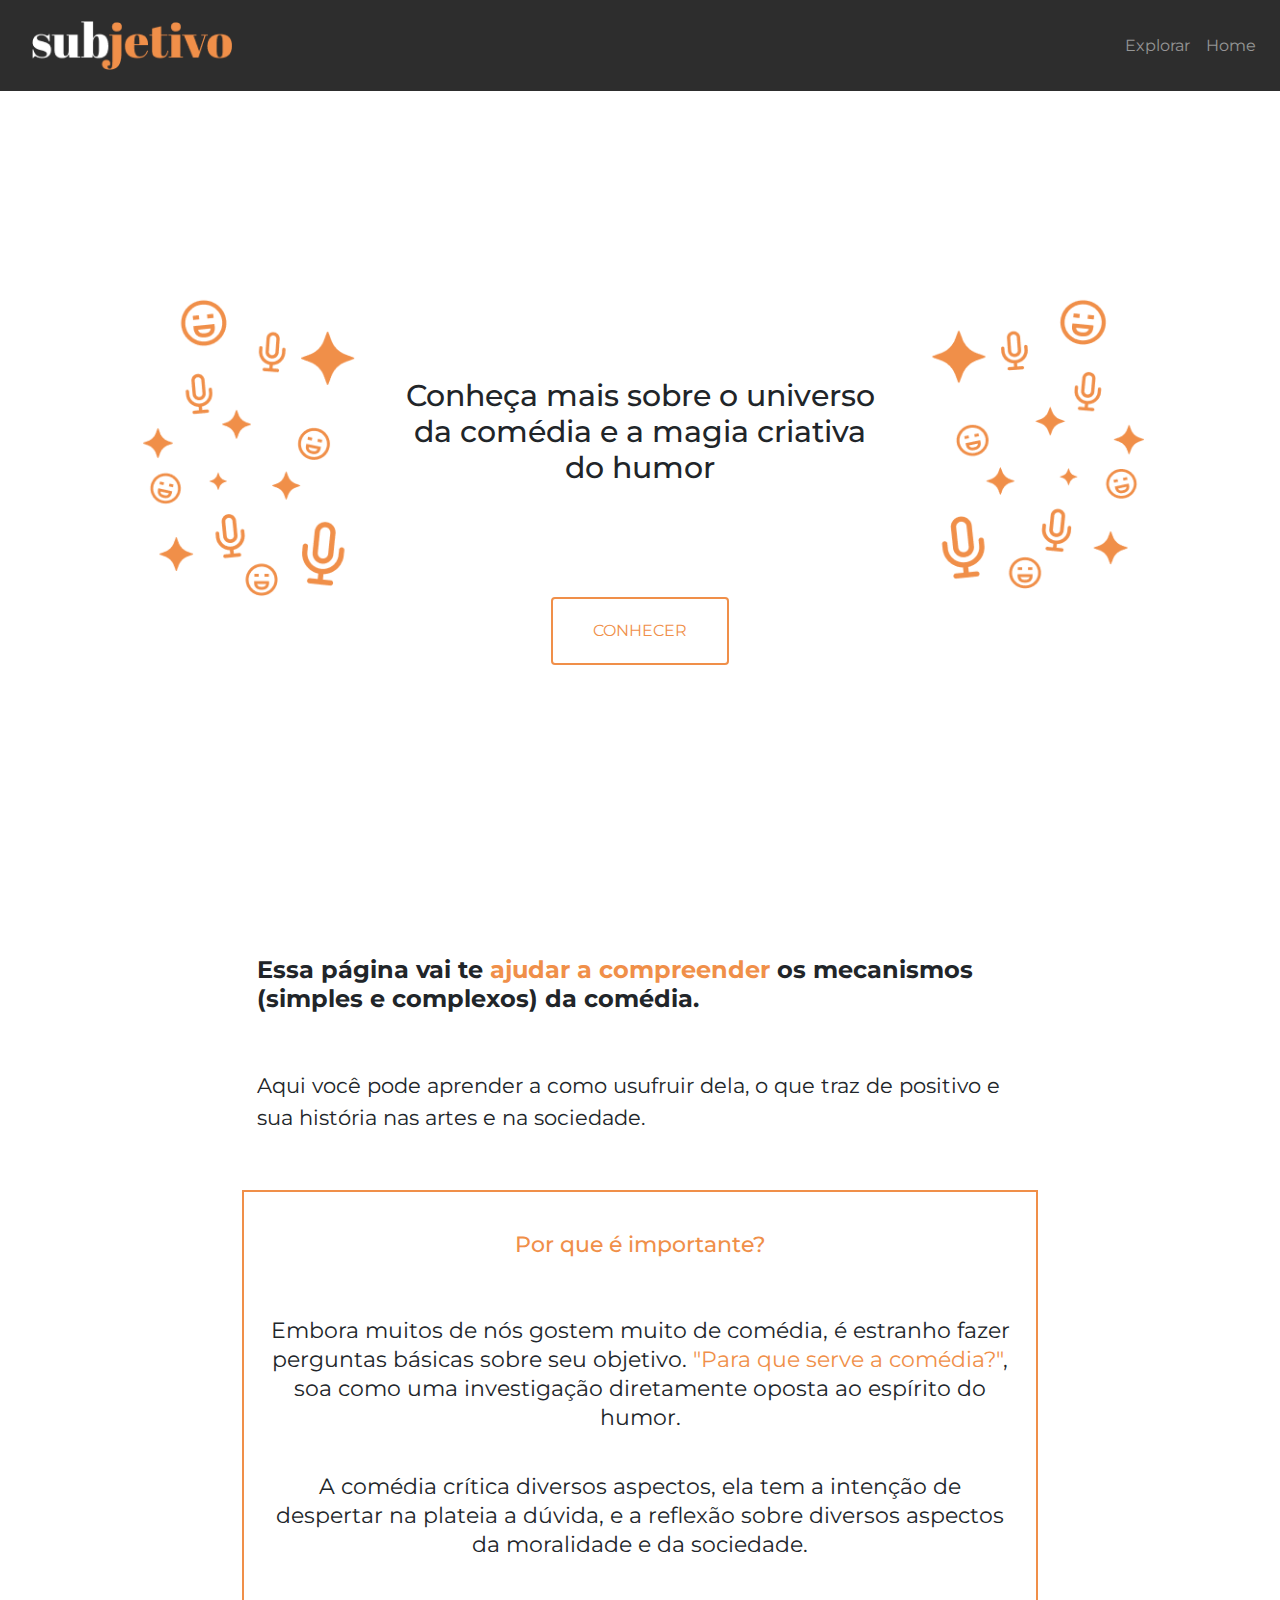
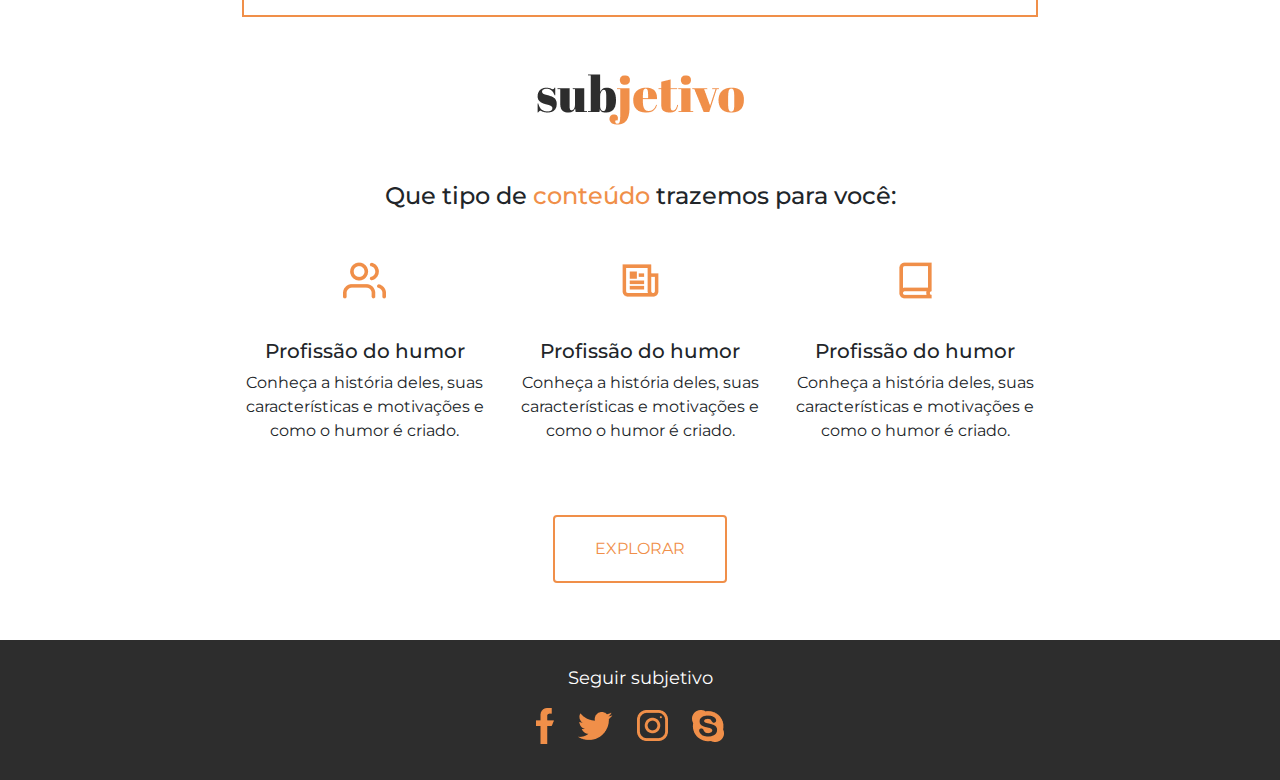
<file: index.html>
<!DOCTYPE html>
<html lang="en">

<head>
    
    <meta charset="UTF-8">
    <meta name="viewport" content="width=device-width, initial-scale=1.0, shrink-to-fit=no">
    <meta http-equiv="X-UA-Compatible" content="ie=edge">
    <title>Subjetivo</title>
    
    <!--Bootstrap CSS -->
    
    <link rel="stylesheet" href="https://stackpath.bootstrapcdn.com/bootstrap/4.3.1/css/bootstrap.min.css" integrity="sha384-ggOyR0iXCbMQv3Xipma34MD+dH/1fQ784/j6cY/iJTQUOhcWr7x9JvoRxT2MZw1T" crossorigin="anonymous">
    <link rel="stylesheet" href="style.css">
    <link href="https://fonts.googleapis.com/css?family=Montserrat:500,600&display=swap" rel="stylesheet">
    
</head>


<body>
    
    <header>

            <!--Barra de Navagacao-->
            
            <nav class="navbar navbar-expand-md navbar-dark" style="background-color:#2D2D2D ;">
                
               
                <nav class="navbar navbar-light">
                    <a class="navbar-brand" href="index.html">
                        <img src="images/subjetivo.png" width="200" alt="logo">
                    </a>
                </nav>
                <button class="navbar-toggler" type="button" data-toggle="collapse" data-target="#navbarSupportedContent" aria-controls="navbarSupportedContent" aria-expanded="false" aria-label="Toggle navigation">
                    <span class="navbar-toggler-icon"></span>
                </button>
                
                <div class="collapse navbar-collapse" id="navbarSupportedContent">
                    <ul class="navbar-nav ml-auto">
                        <li class="nav-item">
                            <a class="nav-link" href="explorar.html">Explorar</a>
                        </li>
                        <li class="nav-item">
                            <a class="nav-link" href="index.html">Home</a>
                        </li>
                    </ul>
                </div>
                
            </nav>

            <!-- Fim Barra de Navegacao-->
            
    </header>

    <!-- Main Section -->
    
    <div class="container">
        <div class="row">
            <div class="col-lg-3 col-md-3 col-sm-3 ">
                <img class="esquerda" src="images/Group7.png" width="215" alt="icone esquerda">
            </div>
            
            <div class="col-lg-6 col-md-6 col-sm-6">
                <h1 class="home-titulo"> Conheça mais sobre o universo da comédia e a magia criativa do humor </h1>
                
                
            </div>
            
            
            
            <div class="col2 col-lg-3 col-md-3 col-sm-3">
                <img class="direita" src="images/Group8.png" width="215" alt="icone direita">
            </div>
        </div> 
        <div class="row">
            <div class="col-12">
                <a href="#conhecer" class="bot2">
                <button type="button" class=" bot1 btn btn-outline" style="border: 2px solid #F08F49;">CONHECER</button>
            </a>
            </div> 
        </div> 

        <!-- Fim Main Section -->
        <hr class="teste">
        <div class="conhecer"></div>

      

        <!-- Texto 1 Middle Section -->

        <div class=" texto1 row">
            <div class="conhecer"></div>
            <div class="col-lg-12 col-md-12 col-sm-12">
                <h4 class="h4bold"> Essa página vai te <span class="texto_laranja">ajudar a compreender </span> os mecanismos (simples e complexos) da comédia.</h4>
                <hr class="teste">

        <!-- Texto 2 -->

                <p class="p1">Aqui você pode aprender a como usufruir dela, o que traz de positivo e sua história nas artes e na sociedade.</p>
                <hr class="teste">
            </div>

        <!-- Texto (Importante) -->

            <div class=" retangulo col-md-12">
                <h5 class="importante">Por que é importante?</h5>
                <hr class="teste">
                <p class="embora">Embora muitos de nós gostem muito de comédia, é estranho fazer perguntas básicas sobre seu objetivo. <span class="texto_laranja">"Para que serve a comédia?"</span>, soa como uma investigação diretamente oposta ao espírito do humor.</p><br>
                <p class="embora"> A comédia crítica diversos aspectos, ela tem a intenção de despertar na plateia a dúvida, e a reflexão sobre diversos aspectos da moralidade e da sociedade.</p>
            </div>

            <!-- Fim Middle Section -->





            <!-- Third Section -->
            

            <div class="col-lg-12 col-md-12 col-sm-12">
                    <hr class="teste"> 
                <img class="preto" src="images/subjetivob.png" alt="logopreto">
                <hr class="teste"> 
            </div>
            <div class="titulo-inferior col-lg-12 col-md-12 col-sm-12">
                <h4 class="titulo-inferior"> Que tipo de  <span class="texto_laranja">conteúdo</span> trazemos para você:</h4>
            </div>
            <div class="texto-inferior row">
                <div class="col-md">
                    <img src="images/users.png" alt="users">
                    <hr class="espaco-inferior"> 
                    <h5 class="texto-coluna">Profissão do humor</h5>
                    <p class="texto-coluna">Conheça a história deles, suas características e motivações e como o humor é criado.</p>
                </div>
                <div class="col-md">
                    <img src="images/newspaper.png" alt="newspaper">
                    <hr class="espaco-inferior"> 
                    <h5 class="texto-coluna">Profissão do humor</h5>
                    <p class="texto-coluna">Conheça a história deles, suas características e motivações e como o humor é criado.</p>
                </div>
                <div class="col-md">
                    <img src="images/book.png" alt="book">
                    <hr class="espaco-inferior"> 
                    <h5 class="texto-coluna">Profissão do humor</h5>
                    <p class="texto-coluna">Conheça a história deles, suas características e motivações e como o humor é criado.</p>
                    <hr class="espaco2"> 
                </div>
            </div>
        </div>

        <div class="row">
            <div class="col-12">
                <a href="explorar.html" class=" bot2">
                    <button href="explorar.html " type="button" class=" bot1 btn btn-outline" style="border: 2px solid #F08F49;">EXPLORAR</button>
                </a>
            </div> 
        </div> 
            <hr class="teste"> 


<!-- Fim Third Section -->
        
    </div>


    <!--Barra Inferior -->
    <footer id="rodape">
        <div class="container text-center">
            <p class="rodape-conteudo">Seguir subjetivo</p>
            <div class="col">
                <img src="images/face.png" class="imagem-rodape" alt="facebook">
                <img src="images/twitter.png" class="imagem-rodape" alt="twwiter">
                <img src="images/insta.png" class="imagem-rodape" alt="insta"> 
                <img src="images/skype.png" class="imagem-rodape" alt="skype">
            </div>
        </div>
    </footer>
    
    

    <!--Boostrap JS -->   
    <script src="https://code.jquery.com/jquery-3.3.1.slim.min.js" integrity="sha384-q8i/X+965DzO0rT7abK41JStQIAqVgRVzpbzo5smXKp4YfRvH+8abtTE1Pi6jizo" crossorigin="anonymous"></script>
    <script src="https://cdnjs.cloudflare.com/ajax/libs/popper.js/1.14.7/umd/popper.min.js" integrity="sha384-UO2eT0CpHqdSJQ6hJty5KVphtPhzWj9WO1clHTMGa3JDZwrnQq4sF86dIHNDz0W1" crossorigin="anonymous"></script>
    <script src="https://stackpath.bootstrapcdn.com/bootstrap/4.3.1/js/bootstrap.min.js" integrity="sha384-JjSmVgyd0p3pXB1rRibZUAYoIIy6OrQ6VrjIEaFf/nJGzIxFDsf4x0xIM+B07jRM" crossorigin="anonymous"></script>
    
</body>


</html>
</file>
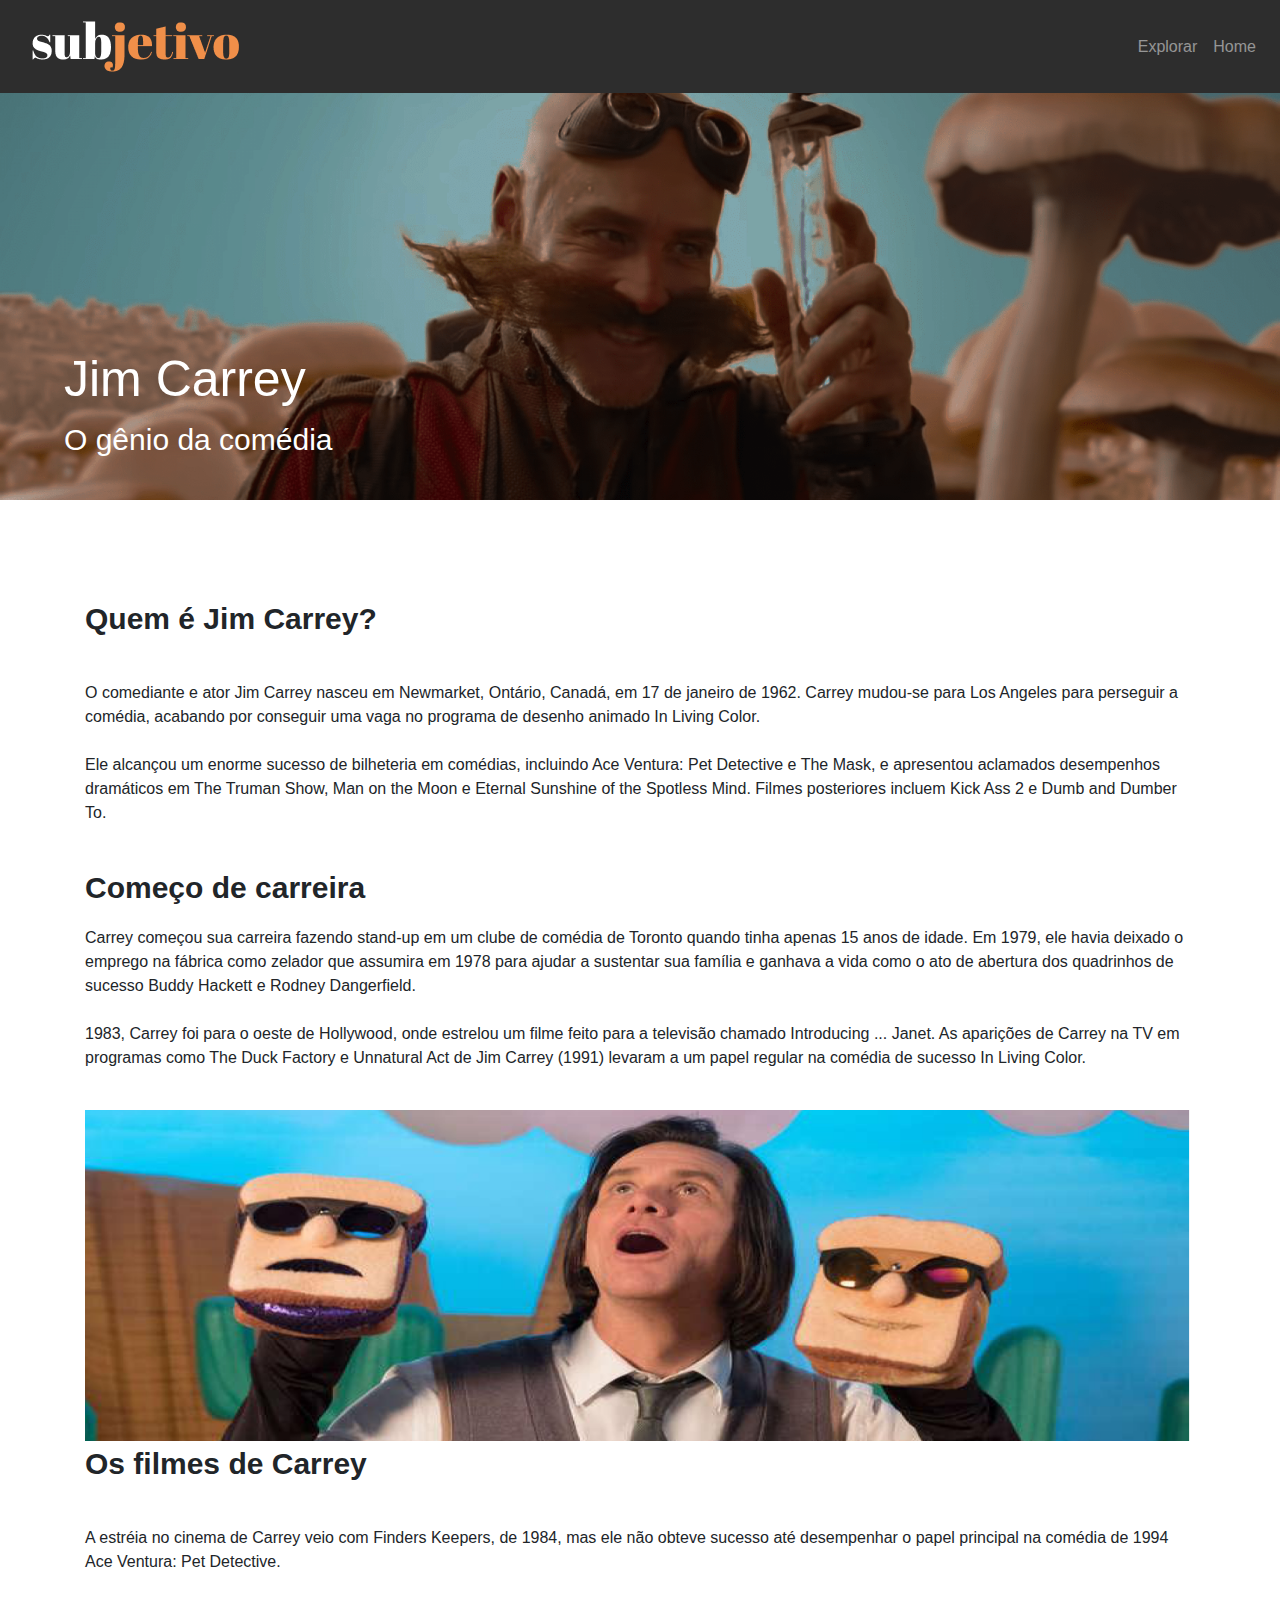
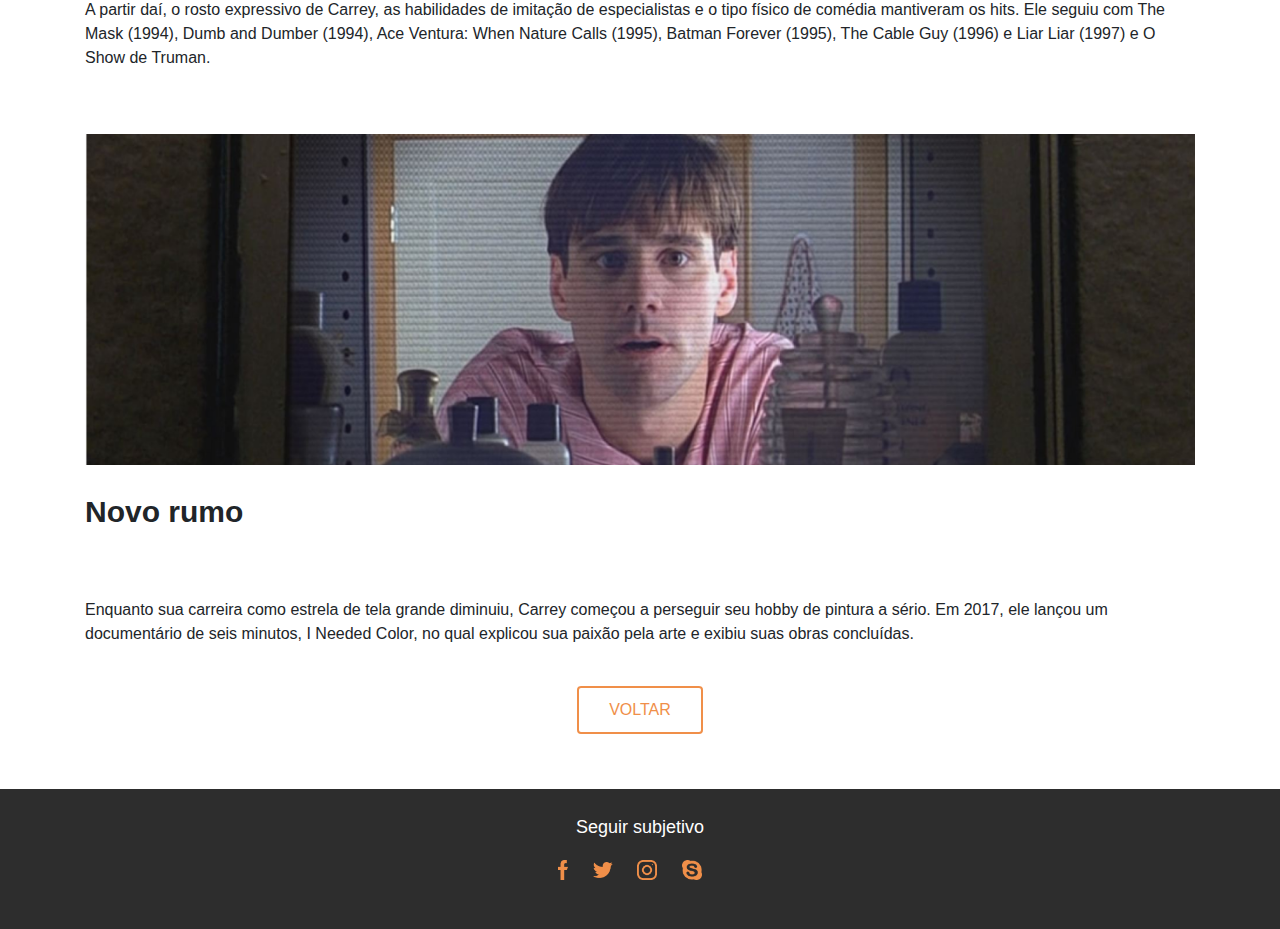
<file: artigo_carrey.html>
<!DOCTYPE html>
<html lang="en">
<head>
    <meta charset="UTF-8">
    <meta name="viewport" content="width=device-width, initial-scale=1.0, shrink-to-fit=no">
    <meta http-equiv="X-UA-Compatible" content="ie=edge">
    <title>Subjetivo </title>

       <!--Bootstrap CSS -->
    
       <link rel="stylesheet" href="https://stackpath.bootstrapcdn.com/bootstrap/4.3.1/css/bootstrap.min.css" integrity="sha384-ggOyR0iXCbMQv3Xipma34MD+dH/1fQ784/j6cY/iJTQUOhcWr7x9JvoRxT2MZw1T" crossorigin="anonymous">
       <link rel="stylesheet" href="artigo_carrey.css">
       <link href="https://fonts.googleapis.com/css?family=Montserrat:500,600&display=swap" rel="stylesheet">

</head>

<body>
        <header>

                <!--Barra de Navagacao-->
                
                <nav class="navbar navbar-expand-md navbar-dark" style="background-color:#2D2D2D ;">
                    
                   
                    <nav class="navbar navbar-light">
                        <a class="navbar-brand" href="index.html">
                            <img src="images/subjetivo.png" width="200" alt="logo">
                        </a>
                    </nav>
                    <button class="navbar-toggler" type="button" data-toggle="collapse" data-target="#navbarSupportedContent" aria-controls="navbarSupportedContent" aria-expanded="false" aria-label="Toggle navigation">
                        <span class="navbar-toggler-icon"></span>
                    </button>
                    
                    <div class="collapse navbar-collapse" id="navbarSupportedContent">
                        <ul class="navbar-nav ml-auto">
                            <li class="nav-item">
                                <a class="nav-link" href="explorar.html">Explorar</a>
                            </li>
                            <li class="nav-item">
                                <a class="nav-link" href="index.html">Home</a>
                            </li>
                        </ul>
                    </div>
                    
                </nav>
    
                <!-- Fim Barra de Navegacao-->
                
        </header>   
        
        <div class="container-fluid">
        <div class="row">
            <div class="col">
                    <img src="images/jim.png" class="capa" alt="Capa Artigo" width="1000" height="300" >
            <h1 class="aga1">Jim Carrey</h1>
           
            <p class="pe">O gênio da comédia</p>
            </div>
        </div>
        </div>
        <div class="textos container">
                <div class="row">
                    <div class="col-12">
            <hr style="border: none;">
            <p class="titulo">Quem é Jim Carrey?</p><br>
            <p>O comediante e ator Jim Carrey nasceu em Newmarket, Ontário, Canadá, em 17 de janeiro de 1962. Carrey mudou-se para Los Angeles para perseguir a comédia, acabando por conseguir uma vaga no programa de desenho animado In Living Color.<br>  

          <br>Ele alcançou um enorme sucesso de bilheteria em comédias, incluindo Ace Ventura: Pet Detective e The Mask, e apresentou aclamados desempenhos dramáticos em The Truman Show, Man on the Moon e Eternal Sunshine of the Spotless Mind. Filmes posteriores incluem Kick Ass 2 e Dumb and Dumber To.</p><br>

                <p class="titulo">Começo de carreira </p>

            
            <p>
             Carrey começou sua carreira fazendo stand-up em um clube de comédia de Toronto quando tinha apenas 15 anos de idade. Em 1979, ele havia deixado o emprego na fábrica como zelador que assumira em 1978 para ajudar a sustentar sua família e ganhava a vida como o ato de abertura dos quadrinhos de sucesso Buddy Hackett e Rodney Dangerfield.<br>

            <br>
             1983, Carrey foi para o oeste de Hollywood, onde estrelou um filme feito para a televisão chamado Introducing ... Janet. As aparições de Carrey na TV em programas como The Duck Factory e Unnatural Act de Jim Carrey (1991) levaram a um papel regular na comédia de sucesso In Living Color.</p><br>

             <img src="images/maionetes.png" alt="Jim Carrey e suas Marionetes"><br>

             <p class="titulo">Os filmes de Carrey</p><br>

             <p>A estréia no cinema de Carrey veio com Finders Keepers, de 1984, mas ele não obteve sucesso até desempenhar o papel principal na comédia de 1994 Ace Ventura: Pet Detective.<br> 
                 
                <br>A partir daí, o rosto expressivo de Carrey, as habilidades de imitação de especialistas e o tipo físico de comédia mantiveram os hits. Ele seguiu com The Mask (1994), Dumb and Dumber (1994), Ace Ventura: When Nature Calls (1995), Batman Forever (1995), The Cable Guy (1996) e Liar Liar (1997) e O Show de Truman.</p><br>



             <br><img src="images/filme_carrey.png" alt="Pessoa dando risada"><br>
             
        <br><p class="titulo">Novo rumo</p><br>

             <br><p> Enquanto sua carreira como estrela de tela grande diminuiu, Carrey começou a perseguir seu hobby de pintura a sério. Em 2017, ele lançou um documentário de seis minutos, I Needed Color, no qual explicou sua paixão pela arte e exibiu suas obras concluídas.</p><br>
                    
                    


        </div>
    </div>
<div class="xu">
 <a class="btn" href="explorar.html" role="button">VOLTAR</a>
    </div>

</div>

  <!--Barra Inferior -->
  <footer id="rodape">
        <div class="container text-center">
            <p class="rodape-conteudo">Seguir subjetivo</p>
            <div class="col">
                <img src="images/face.png" class="imagem-rodape1" alt="facebook">
                <img src="images/twitter.png" class="imagem-rodape" alt="twwiter">
                <img src="images/insta.png" class="imagem-rodape" alt="insta"> 
                <img src="images/skype.png" class="imagem-rodape" alt="skype">
            </div>
        </div>
    </footer>


 




























        
    <!--Boostrap JS -->   
    <script src="https://code.jquery.com/jquery-3.3.1.slim.min.js" integrity="sha384-q8i/X+965DzO0rT7abK41JStQIAqVgRVzpbzo5smXKp4YfRvH+8abtTE1Pi6jizo" crossorigin="anonymous"></script>
    <script src="https://cdnjs.cloudflare.com/ajax/libs/popper.js/1.14.7/umd/popper.min.js" integrity="sha384-UO2eT0CpHqdSJQ6hJty5KVphtPhzWj9WO1clHTMGa3JDZwrnQq4sF86dIHNDz0W1" crossorigin="anonymous"></script>
    <script src="https://stackpath.bootstrapcdn.com/bootstrap/4.3.1/js/bootstrap.min.js" integrity="sha384-JjSmVgyd0p3pXB1rRibZUAYoIIy6OrQ6VrjIEaFf/nJGzIxFDsf4x0xIM+B07jRM" crossorigin="anonymous"></script>
 
    
</body>
</html>
</file>
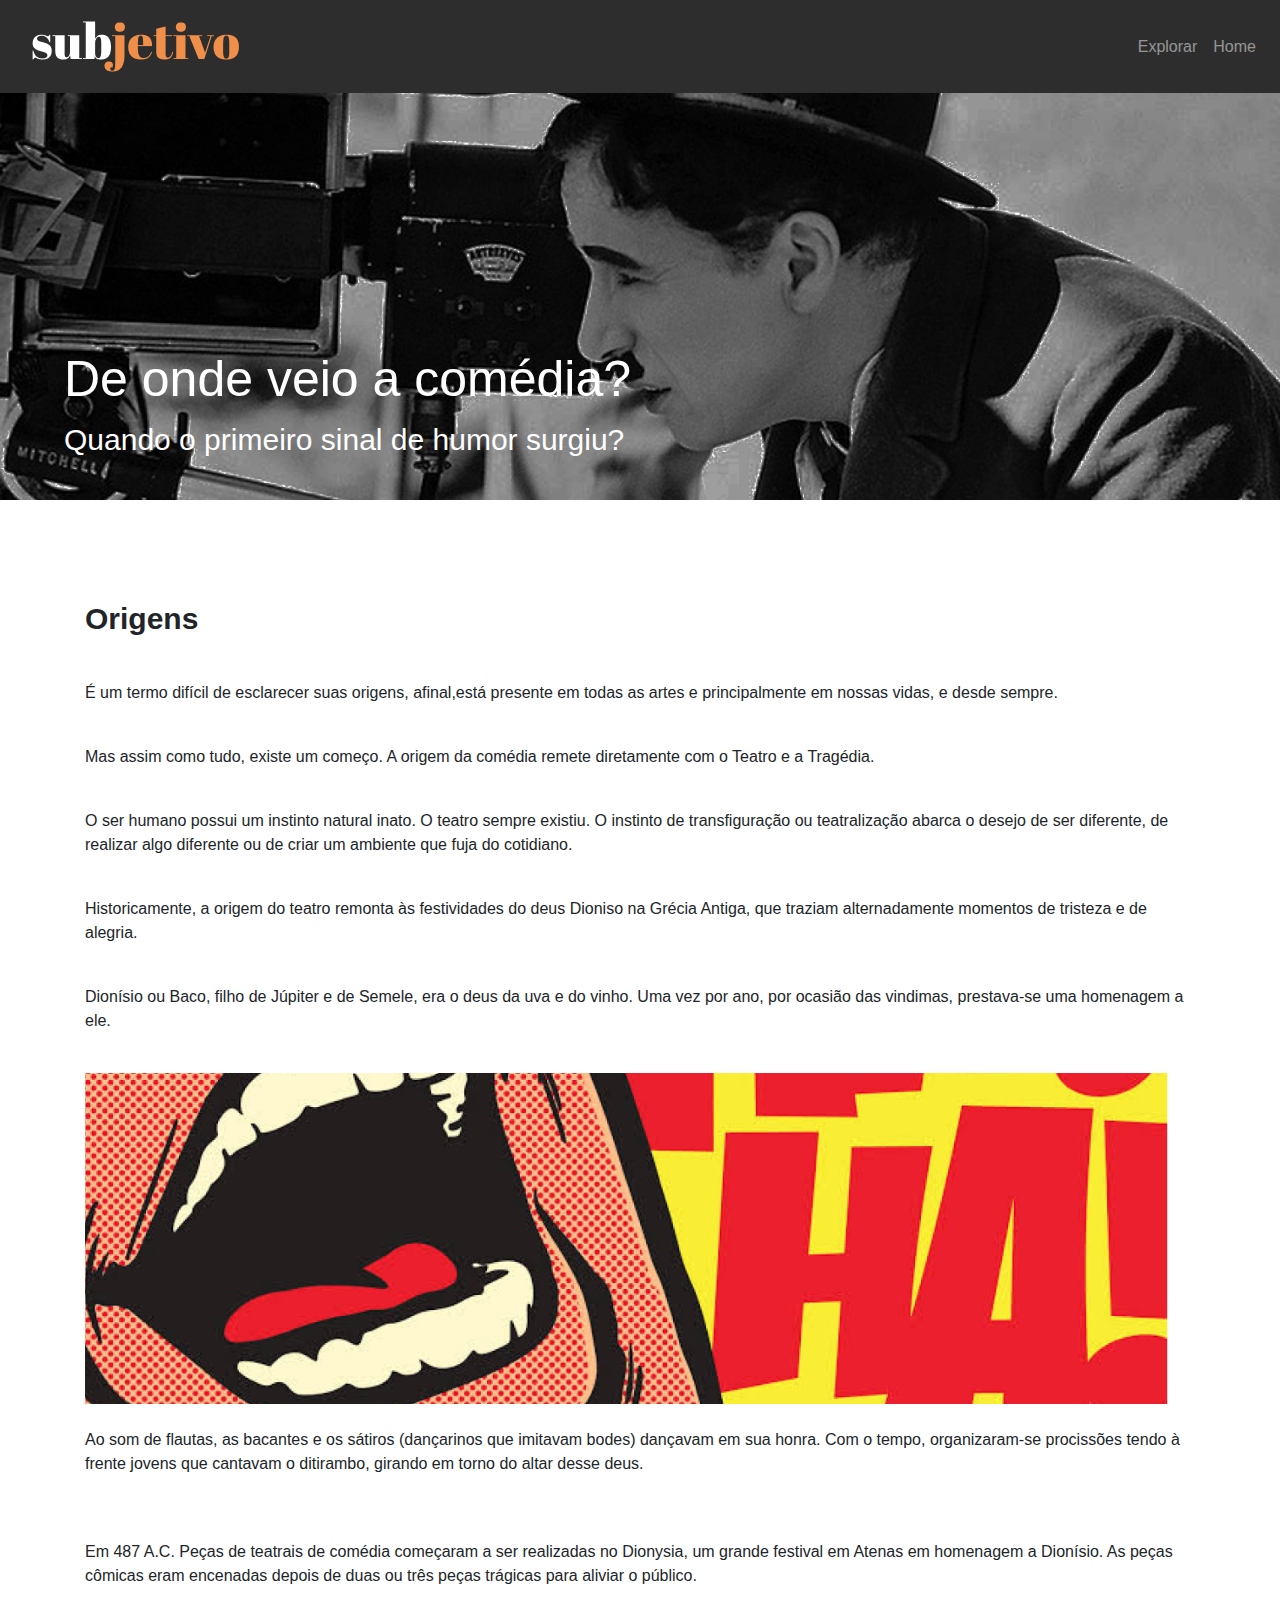
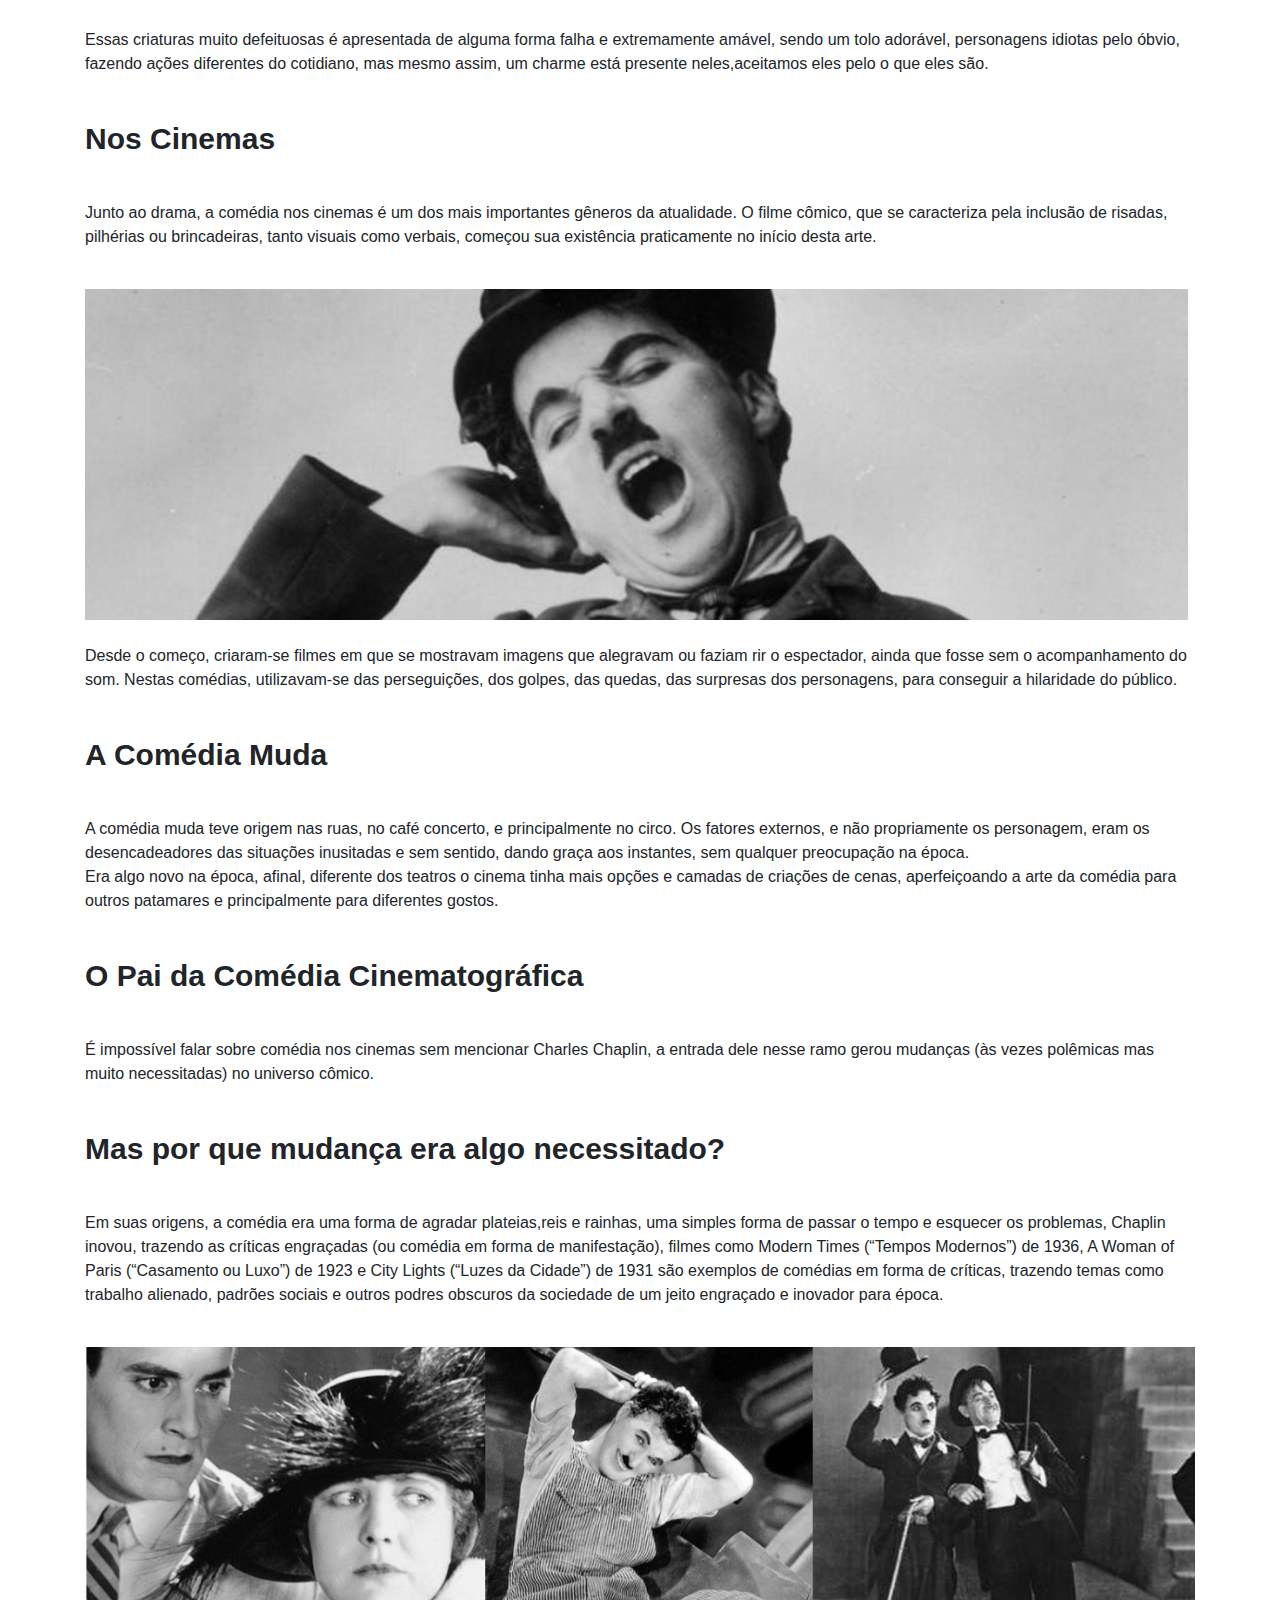
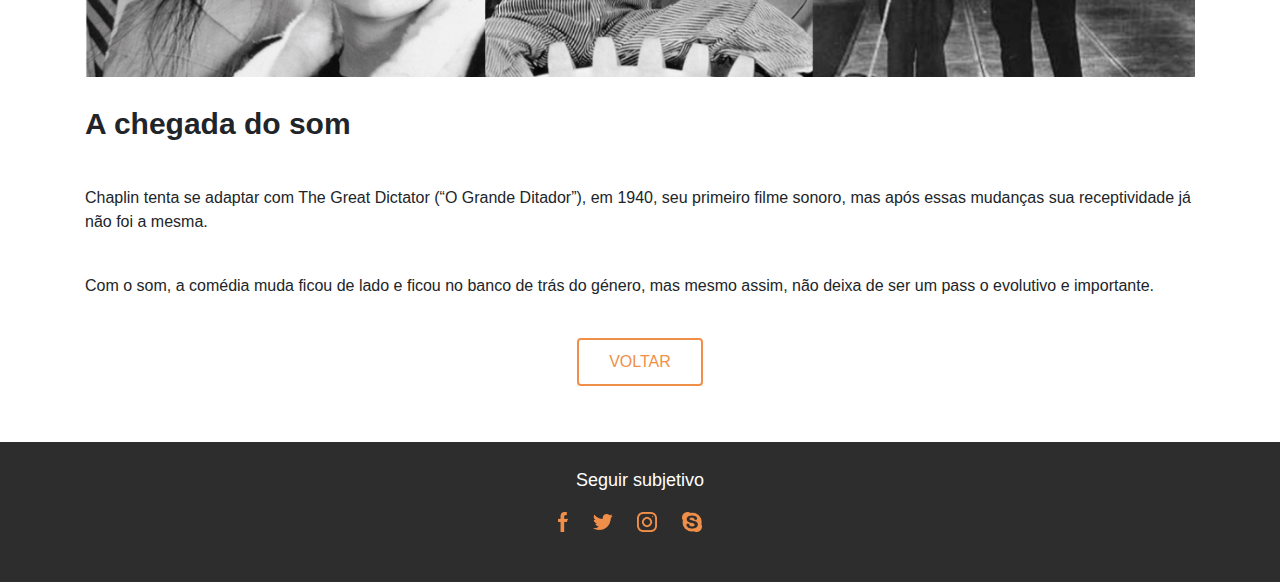
<file: artigo_charles.html>
<!DOCTYPE html>
<html lang="en">
<head>
    <meta charset="UTF-8">
    <meta name="viewport" content="width=device-width, initial-scale=1.0, shrink-to-fit=no">
    <meta http-equiv="X-UA-Compatible" content="ie=edge">
    <title>Subjetivo </title>

       <!--Bootstrap CSS -->
    
       <link rel="stylesheet" href="https://stackpath.bootstrapcdn.com/bootstrap/4.3.1/css/bootstrap.min.css" integrity="sha384-ggOyR0iXCbMQv3Xipma34MD+dH/1fQ784/j6cY/iJTQUOhcWr7x9JvoRxT2MZw1T" crossorigin="anonymous">
       <link rel="stylesheet" href="artigo_charles.css">
       <link href="https://fonts.googleapis.com/css?family=Montserrat:500,600&display=swap" rel="stylesheet">

</head>

<body>
        <header>

                <!--Barra de Navagacao-->
                
                <nav class="navbar navbar-expand-md navbar-dark" style="background-color:#2D2D2D ;">
                    
                   
                    <nav class="navbar navbar-light">
                        <a class="navbar-brand" href="index.html">
                            <img src="images/subjetivo.png" width="200" alt="logo">
                        </a>
                    </nav>
                    <button class="navbar-toggler" type="button" data-toggle="collapse" data-target="#navbarSupportedContent" aria-controls="navbarSupportedContent" aria-expanded="false" aria-label="Toggle navigation">
                        <span class="navbar-toggler-icon"></span>
                    </button>
                    
                    <div class="collapse navbar-collapse" id="navbarSupportedContent">
                        <ul class="navbar-nav ml-auto">
                            <li class="nav-item">
                                <a class="nav-link" href="explorar.html">Explorar</a>
                            </li>
                            <li class="nav-item">
                                <a class="nav-link" href="index.html">Home</a>
                            </li>
                        </ul>
                    </div>
                    
                </nav>
    
                <!-- Fim Barra de Navegacao-->
                
        </header>   
        
        <div class="container-fluid">
        <div class="row">
            <div class="col">
                    <img src="images/historia.jpg" class="capa" alt="Capa Artigo" width="1000" height="300" >
            <h1 class="aga1">De onde veio a comédia?</h1>
           
            <p class="pe">Quando o primeiro sinal de humor surgiu?</p>
            </div>
        </div>
        </div>
        <div class="textos container">
                <div class="row">
                    <div class="col-12">
            <hr style="border: none;">
            <p class="titulo">Origens</p><br>
            <p>É um termo difícil de esclarecer suas origens, afinal,está presente em todas as artes e principalmente em nossas vidas, e desde sempre.</p><br>

            
            <p>
             Mas assim como tudo, existe um começo. A origem da comédia remete diretamente com o Teatro e a Tragédia.</p><br>

             <p>O ser humano possui um instinto natural inato. O teatro sempre existiu. O instinto de transfiguração ou teatralização abarca o desejo de ser diferente, de realizar algo diferente ou de criar um ambiente que fuja do cotidiano.</p><br>

             <p>Historicamente, a origem do teatro remonta às festividades do deus Dioniso na Grécia Antiga, que traziam alternadamente momentos de tristeza e de alegria. </p><br>

             <p>Dionísio ou Baco, filho de Júpiter e de Semele, era o deus da uva e do vinho. Uma vez por ano, por ocasião das vindimas, prestava-se uma homenagem a ele.</p><br>

             <img src="images/haha.png" alt="Pessoa dando risada"><br>
             
             <br><p>Ao som de flautas, as bacantes e os sátiros (dançarinos que imitavam bodes) dançavam em sua honra. Com o tempo, organizaram-se procissões tendo à frente jovens que cantavam o ditirambo, girando em torno do altar desse deus.</p><br>

            <br>

             <p>Em 487 A.C. Peças de teatrais de comédia começaram a ser realizadas no Dionysia, um grande festival em Atenas em homenagem a Dionísio. As peças cômicas eram encenadas depois de duas ou três peças trágicas para aliviar o público.</p> <br> <p>Essas criaturas muito defeituosas é apresentada de alguma forma falha e extremamente amável, sendo um tolo adorável, personagens idiotas pelo óbvio, fazendo ações diferentes do cotidiano, mas mesmo assim, um charme está presente neles,aceitamos eles pelo o que eles são.</p><br>

             <p class="titulo"> Nos Cinemas</p><br>

             <p>Junto ao drama, a comédia nos cinemas é um dos mais importantes gêneros da atualidade. 
                    O filme cômico, que se caracteriza pela inclusão de risadas, pilhérias ou brincadeiras, tanto visuais como verbais, começou sua existência praticamente no início desta arte.</p><br>

            <img src="images/filme_chaplin.png" alt="Charles Chaplin em um Filme"><br>        

             <br><p>Desde o começo, criaram-se filmes em que se mostravam imagens que alegravam ou faziam rir o espectador, ainda que fosse sem o acompanhamento do som. Nestas comédias, utilizavam-se das perseguições, dos golpes, das quedas, das surpresas dos personagens, para conseguir a hilaridade do público.</p><br>

             <p class="titulo">A  Comédia Muda</p><br>
             
             
             <p>A comédia muda teve origem nas ruas, no café concerto, e principalmente no circo. Os fatores externos, e não propriamente os personagem, eram os desencadeadores das situações inusitadas e sem sentido, dando graça aos instantes, sem qualquer preocupação na época.<br>Era algo novo na época, afinal, diferente dos teatros o cinema tinha mais opções e camadas de criações de cenas, aperfeiçoando a arte da comédia para outros patamares e principalmente para diferentes gostos.</p><br>

             <p class="titulo">O Pai da Comédia Cinematográfica</p><br>

             <p>É impossível  falar sobre comédia nos cinemas sem mencionar Charles Chaplin, a entrada dele nesse ramo gerou mudanças (às vezes polêmicas mas muito necessitadas) no universo cômico.</p> <br>

             <p class="titulo">Mas por que mudança era algo necessitado?</p><br>
             <p>Em suas origens, a comédia era uma forma de agradar plateias,reis e rainhas, uma simples forma de passar o tempo e esquecer os problemas, Chaplin inovou, trazendo as críticas engraçadas (ou comédia em forma de manifestação), filmes como Modern Times (“Tempos Modernos”) de 1936, A Woman of Paris (“Casamento ou Luxo”) de 1923 e City Lights (“Luzes da Cidade”) de 1931 são exemplos de comédias em forma de críticas, trazendo temas como trabalho alienado, padrões sociais e outros podres obscuros da sociedade de um jeito engraçado e inovador para época.</p><br>

                <img src="images/filme_tres.png" alt="Filmes de Charles Chaplin"><br>

                    <br><p class="titulo">A chegada do som</p><br>

                    <p>Chaplin tenta se adaptar com The Great Dictator (“O Grande Ditador”), em 1940, seu primeiro filme sonoro, mas após essas mudanças sua receptividade já não foi a mesma.</p><br>

            <p>Com o som, a comédia muda ficou de lado e ficou no banco de trás do género, mas mesmo assim, não deixa de ser um pass o evolutivo e importante.</p><br>


        </div>
    </div>
<div class="xu">
 <a class="btn" href="explorar.html" role="button">VOLTAR</a>
    </div>

</div>

  <!--Barra Inferior -->
  <footer id="rodape">
        <div class="container text-center">
            <p class="rodape-conteudo">Seguir subjetivo</p>
            <div class="col">
                <img src="images/face.png" class="imagem-rodape1" alt="facebook">
                <img src="images/twitter.png" class="imagem-rodape" alt="twwiter">
                <img src="images/insta.png" class="imagem-rodape" alt="insta"> 
                <img src="images/skype.png" class="imagem-rodape" alt="skype">
            </div>
        </div>
    </footer>


 




























        
    <!--Boostrap JS -->   
    <script src="https://code.jquery.com/jquery-3.3.1.slim.min.js" integrity="sha384-q8i/X+965DzO0rT7abK41JStQIAqVgRVzpbzo5smXKp4YfRvH+8abtTE1Pi6jizo" crossorigin="anonymous"></script>
    <script src="https://cdnjs.cloudflare.com/ajax/libs/popper.js/1.14.7/umd/popper.min.js" integrity="sha384-UO2eT0CpHqdSJQ6hJty5KVphtPhzWj9WO1clHTMGa3JDZwrnQq4sF86dIHNDz0W1" crossorigin="anonymous"></script>
    <script src="https://stackpath.bootstrapcdn.com/bootstrap/4.3.1/js/bootstrap.min.js" integrity="sha384-JjSmVgyd0p3pXB1rRibZUAYoIIy6OrQ6VrjIEaFf/nJGzIxFDsf4x0xIM+B07jRM" crossorigin="anonymous"></script>
 
    
</body>
</html>
</file>
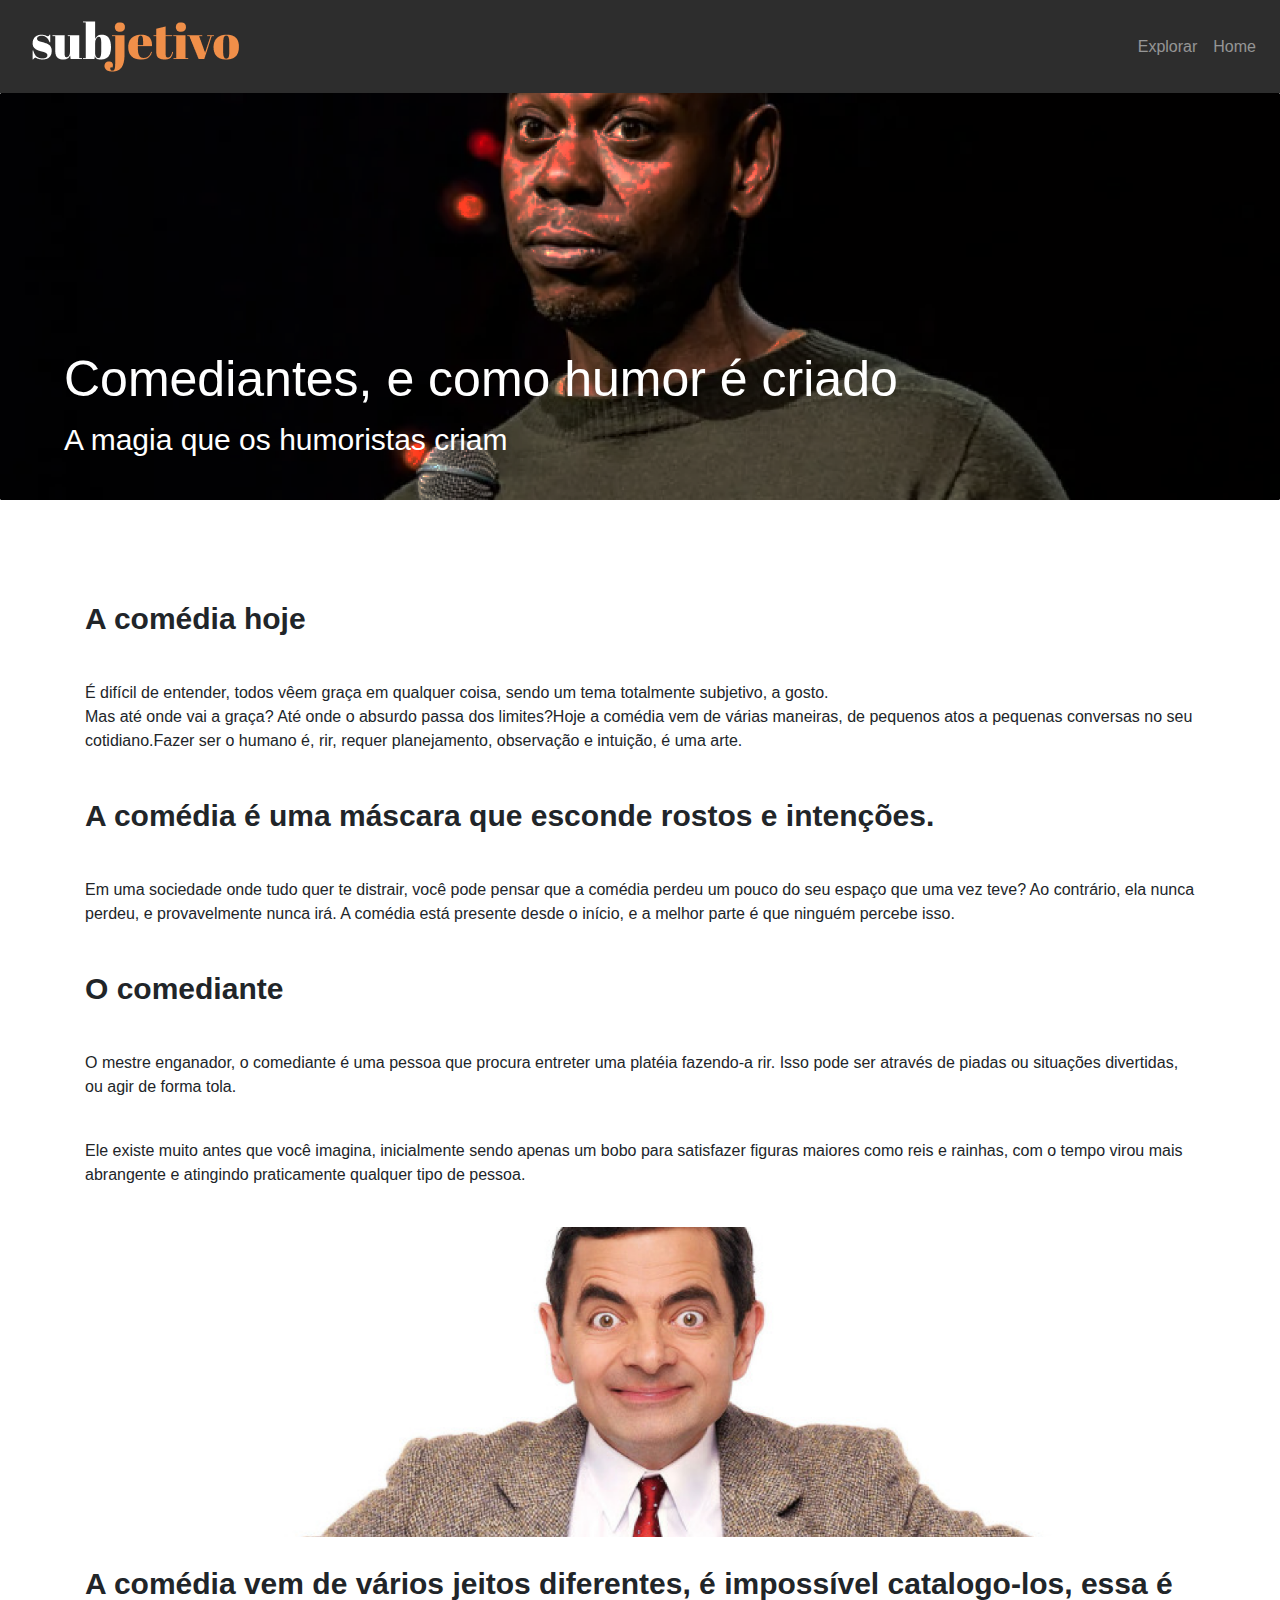
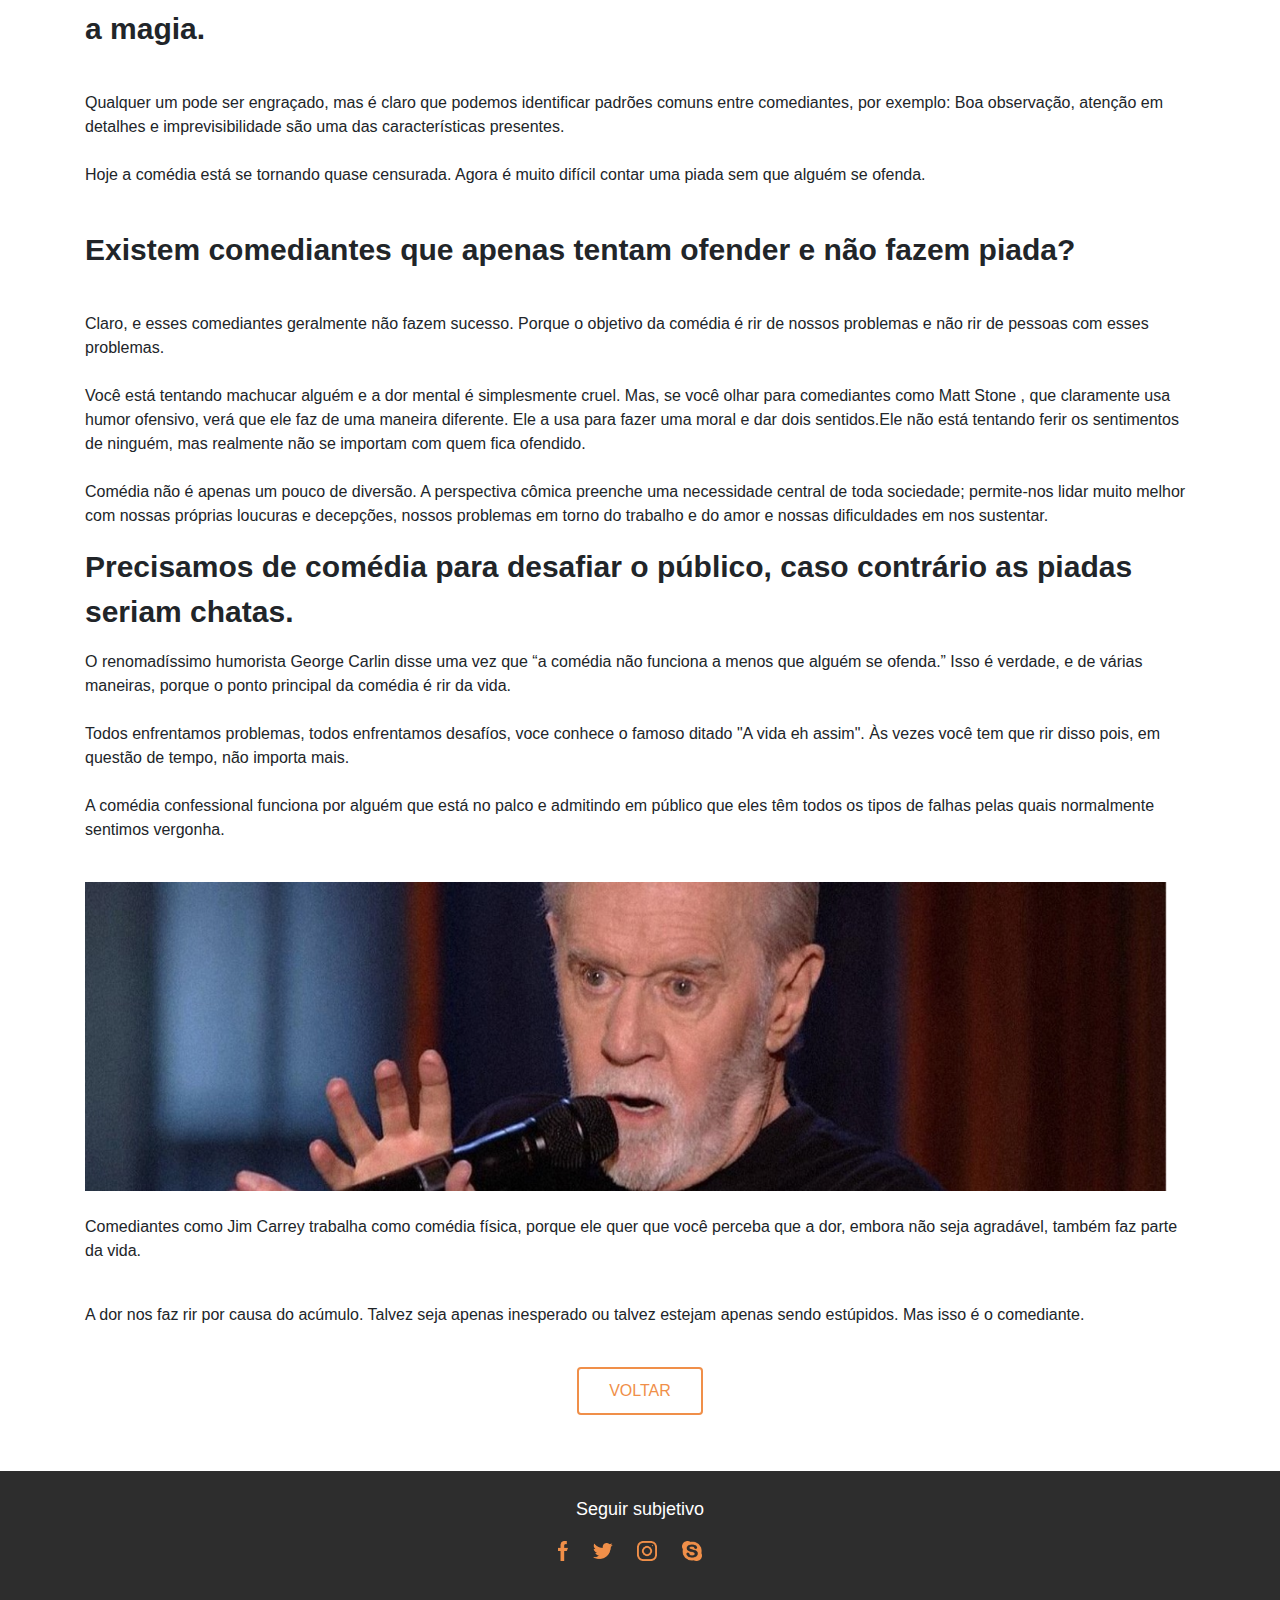
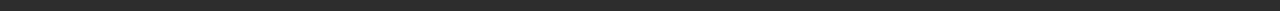
<file: artigo_comedians.html>
<!DOCTYPE html>
<html lang="en">

<head>
    <meta charset="UTF-8">
    <meta name="viewport" content="width=device-width, initial-scale=1.0">
    <meta http-equiv="X-UA-Compatible" content="ie=edge">
    <title>Subjetivo</title>

     <!--Bootstrap CSS -->
    
     <link rel="stylesheet" href="https://stackpath.bootstrapcdn.com/bootstrap/4.3.1/css/bootstrap.min.css" integrity="sha384-ggOyR0iXCbMQv3Xipma34MD+dH/1fQ784/j6cY/iJTQUOhcWr7x9JvoRxT2MZw1T" crossorigin="anonymous">
     <link rel="stylesheet" href="artigo_comedian.css">
     <link href="https://fonts.googleapis.com/css?family=Montserrat:500,600&display=swap" rel="stylesheet">

</head>

<body>

        <header>

                <!--Barra de Navagacao-->
                
                <nav class="navbar navbar-expand-md navbar-dark" style="background-color:#2D2D2D ;">
                    
                   
                    <nav class="navbar navbar-light">
                        <a class="navbar-brand" href="index.html">
                            <img src="images/subjetivo.png" width="200" alt="logo">
                        </a>
                    </nav>
                    <button class="navbar-toggler" type="button" data-toggle="collapse" data-target="#navbarSupportedContent" aria-controls="navbarSupportedContent" aria-expanded="false" aria-label="Toggle navigation">
                        <span class="navbar-toggler-icon"></span>
                    </button>
                    
                    <div class="collapse navbar-collapse" id="navbarSupportedContent">
                        <ul class="navbar-nav ml-auto">
                            <li class="nav-item">
                                <a class="nav-link" href="explorar.html">Explorar</a>
                            </li>
                            <li class="nav-item">
                                <a class="nav-link" href="index.html">Home</a>
                            </li>
                        </ul>
                    </div>
                    
                </nav>
    
                <!-- Fim Barra de Navegacao-->
                
        </header>   

        <div class="container-fluid">
            <div class="row">
                <div class="col">
                        <img src="images/rir.png" class="capa" alt="Capa Artigo" width="1000" height="300" >
                <h1 class="aga1">Comediantes, e como humor é criado</h1>
               
                <p class="pe">A magia que os humoristas criam</p>
                </div>
            </div>
            </div>
            <div class="textos container">
                    <div class="row">
                        <div class="col-12">
                <hr style="border: none;">
                <p class="titulo">A comédia hoje</p><br>
                <p>É difícil de entender, todos vêem graça em qualquer coisa, sendo um tema totalmente subjetivo, a gosto.<br>

                    Mas até onde vai a graça? Até onde o absurdo passa dos limites?Hoje a comédia vem de várias maneiras, de pequenos atos a pequenas conversas no seu cotidiano.Fazer ser o humano é, rir, requer planejamento, observação e intuição, é uma arte.
                    </p>
                <img>
                <br>
                 <p class="titulo">A comédia é uma máscara que esconde rostos e intenções.
                </p><br>
                 <p>Em uma sociedade onde tudo quer te distrair, você pode pensar que a comédia perdeu um pouco do seu espaço que uma vez teve? Ao contrário, ela nunca perdeu, e provavelmente nunca irá. A comédia está presente desde o início, e a melhor parte é que ninguém percebe isso. 
                </p><br>

                 <p class="titulo">O comediante</p><br>
                 <p>O mestre enganador, o comediante é uma pessoa que procura entreter uma platéia fazendo-a rir. Isso pode ser através de piadas ou situações divertidas, ou agir de forma tola.</p><br>

                 <p>Ele existe muito antes que você imagina, inicialmente sendo apenas um bobo para satisfazer figuras maiores como reis e rainhas, com o tempo virou mais abrangente e atingindo praticamente qualquer tipo de pessoa.</p><br>
    
                 <img src="images/mrbean.png" alt="imagem do Mr. Bean" width="1120">
    
                <br>
             
    
                 <br><p class="titulo">A comédia vem de vários jeitos diferentes, é impossível catalogo-los, essa é a magia. 
                </p><br>
    
                 <p>Qualquer um pode ser engraçado, mas é claro que podemos identificar padrões comuns entre comediantes, por exemplo: Boa observação, atenção em detalhes e imprevisibilidade são uma das características presentes.<br>
                <br>    
                Hoje a comédia está se tornando quase censurada. Agora é muito difícil contar uma piada sem que alguém se ofenda.</p>

    
                <br>

                <p class="titulo">Existem comediantes que apenas tentam ofender e não fazem piada? </p><br>
                
                 <p>Claro, e esses comediantes geralmente não fazem sucesso. Porque o objetivo da comédia é rir de nossos problemas e não rir de pessoas com esses problemas.<br> 

                <br>Você está tentando machucar alguém e a dor mental é simplesmente cruel. Mas, se você olhar para comediantes como Matt Stone , que claramente usa humor ofensivo, verá que ele faz de uma maneira diferente. Ele a usa para fazer uma moral e dar dois sentidos.Ele não está tentando ferir os sentimentos de ninguém, mas realmente não se importam com quem fica ofendido.
                <br> 
                <br>
                    Comédia não é apenas um pouco de diversão. A perspectiva cômica preenche uma necessidade central de toda sociedade; permite-nos lidar muito melhor com nossas próprias loucuras e decepções, nossos problemas em torno do trabalho e do amor e nossas dificuldades em nos sustentar.</p>
    
                 <p class="titulo">Precisamos de comédia para desafiar o público, caso contrário as piadas seriam chatas. 
                </p>

                 <p>O renomadíssimo humorista George Carlin disse uma vez que “a comédia não funciona a menos que alguém se ofenda.” Isso é verdade, e de várias maneiras, porque o ponto principal da comédia é rir da vida.<br> 
                    <br>
                    Todos enfrentamos problemas, todos enfrentamos desafíos, voce conhece o famoso ditado "A vida eh assim". Às vezes você tem que rir disso pois, em questão de tempo, não importa mais.<br>
    
                        <br>A comédia confessional funciona por alguém que está no palco e admitindo em público que eles têm todos os tipos de falhas pelas quais normalmente sentimos vergonha.<br>
                        <br>

                        </p>
    
                       
    
                        <img src="images/carlin.png" alt="imagem do Obama" width="1120"><br>
    
                    <br>
                        <p>Comediantes como Jim Carrey trabalha como comédia física, porque ele quer que você perceba que a dor, embora não seja agradável, também faz parte da vida. 

                        </p><br>
    
                <p>A dor nos faz rir por causa do acúmulo. Talvez seja apenas inesperado ou talvez estejam apenas sendo estúpidos. Mas isso é o comediante. </p><br>
    
    
            </div>
        </div>
    <div class="xu">
     <a class="btn" href="explorar.html" role="button">VOLTAR</a>
        </div>
    
    </div>
    
      <!--Barra Inferior -->
      <footer id="rodape">
            <div class="container text-center">
                <p class="rodape-conteudo">Seguir subjetivo</p>
                <div class="col">
                    <img src="images/face.png" class="imagem-rodape1" alt="facebook">
                    <img src="images/twitter.png" class="imagem-rodape" alt="twwiter">
                    <img src="images/insta.png" class="imagem-rodape" alt="insta"> 
                    <img src="images/skype.png" class="imagem-rodape" alt="skype">
                </div>
            </div>
        </footer>
    
    
     
    
    
    
    
    
    
    
    
    
    
    
    
    
    
    
    
    
    
    
    
    
    
    
    
    
    
    
    
            
        <!--Boostrap JS -->   
        <script src="https://code.jquery.com/jquery-3.3.1.slim.min.js" integrity="sha384-q8i/X+965DzO0rT7abK41JStQIAqVgRVzpbzo5smXKp4YfRvH+8abtTE1Pi6jizo" crossorigin="anonymous"></script>
        <script src="https://cdnjs.cloudflare.com/ajax/libs/popper.js/1.14.7/umd/popper.min.js" integrity="sha384-UO2eT0CpHqdSJQ6hJty5KVphtPhzWj9WO1clHTMGa3JDZwrnQq4sF86dIHNDz0W1" crossorigin="anonymous"></script>
        <script src="https://stackpath.bootstrapcdn.com/bootstrap/4.3.1/js/bootstrap.min.js" integrity="sha384-JjSmVgyd0p3pXB1rRibZUAYoIIy6OrQ6VrjIEaFf/nJGzIxFDsf4x0xIM+B07jRM" crossorigin="anonymous"></script>






        


    
</body>
</html>
</file>
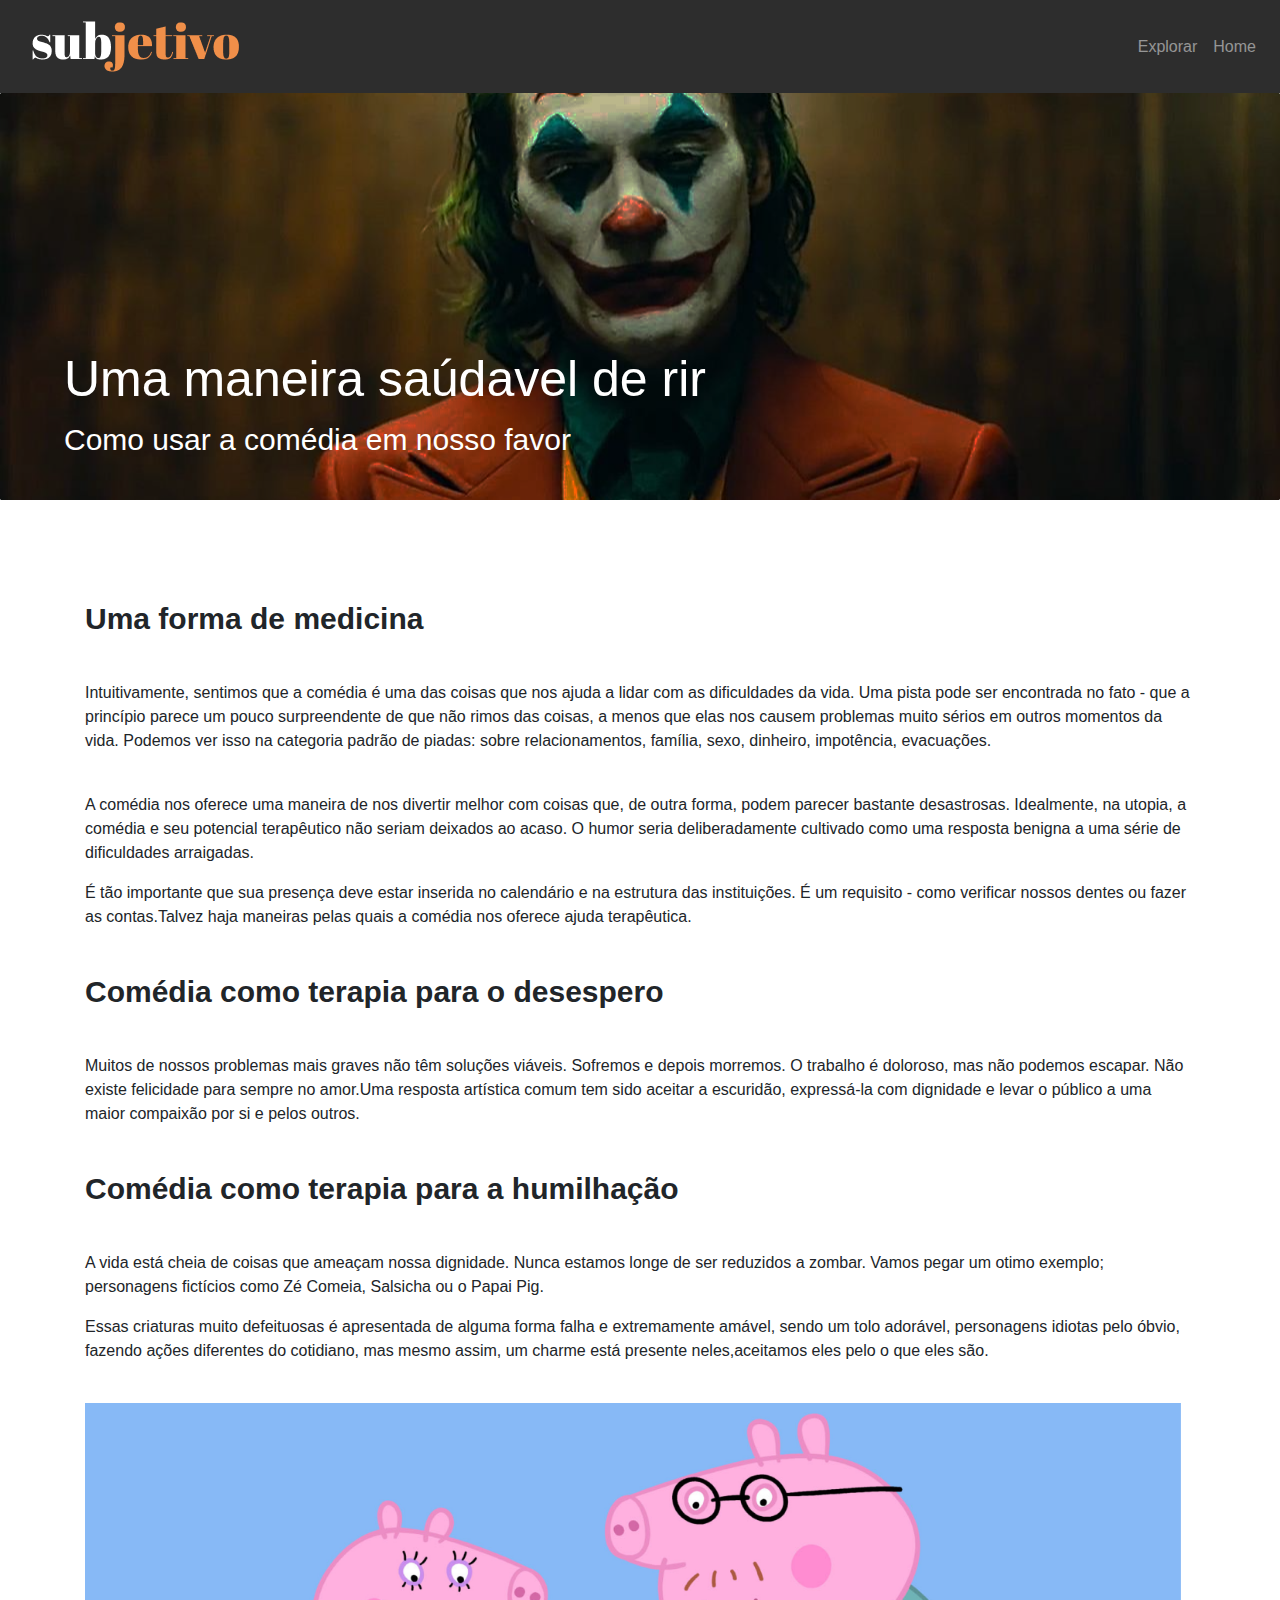
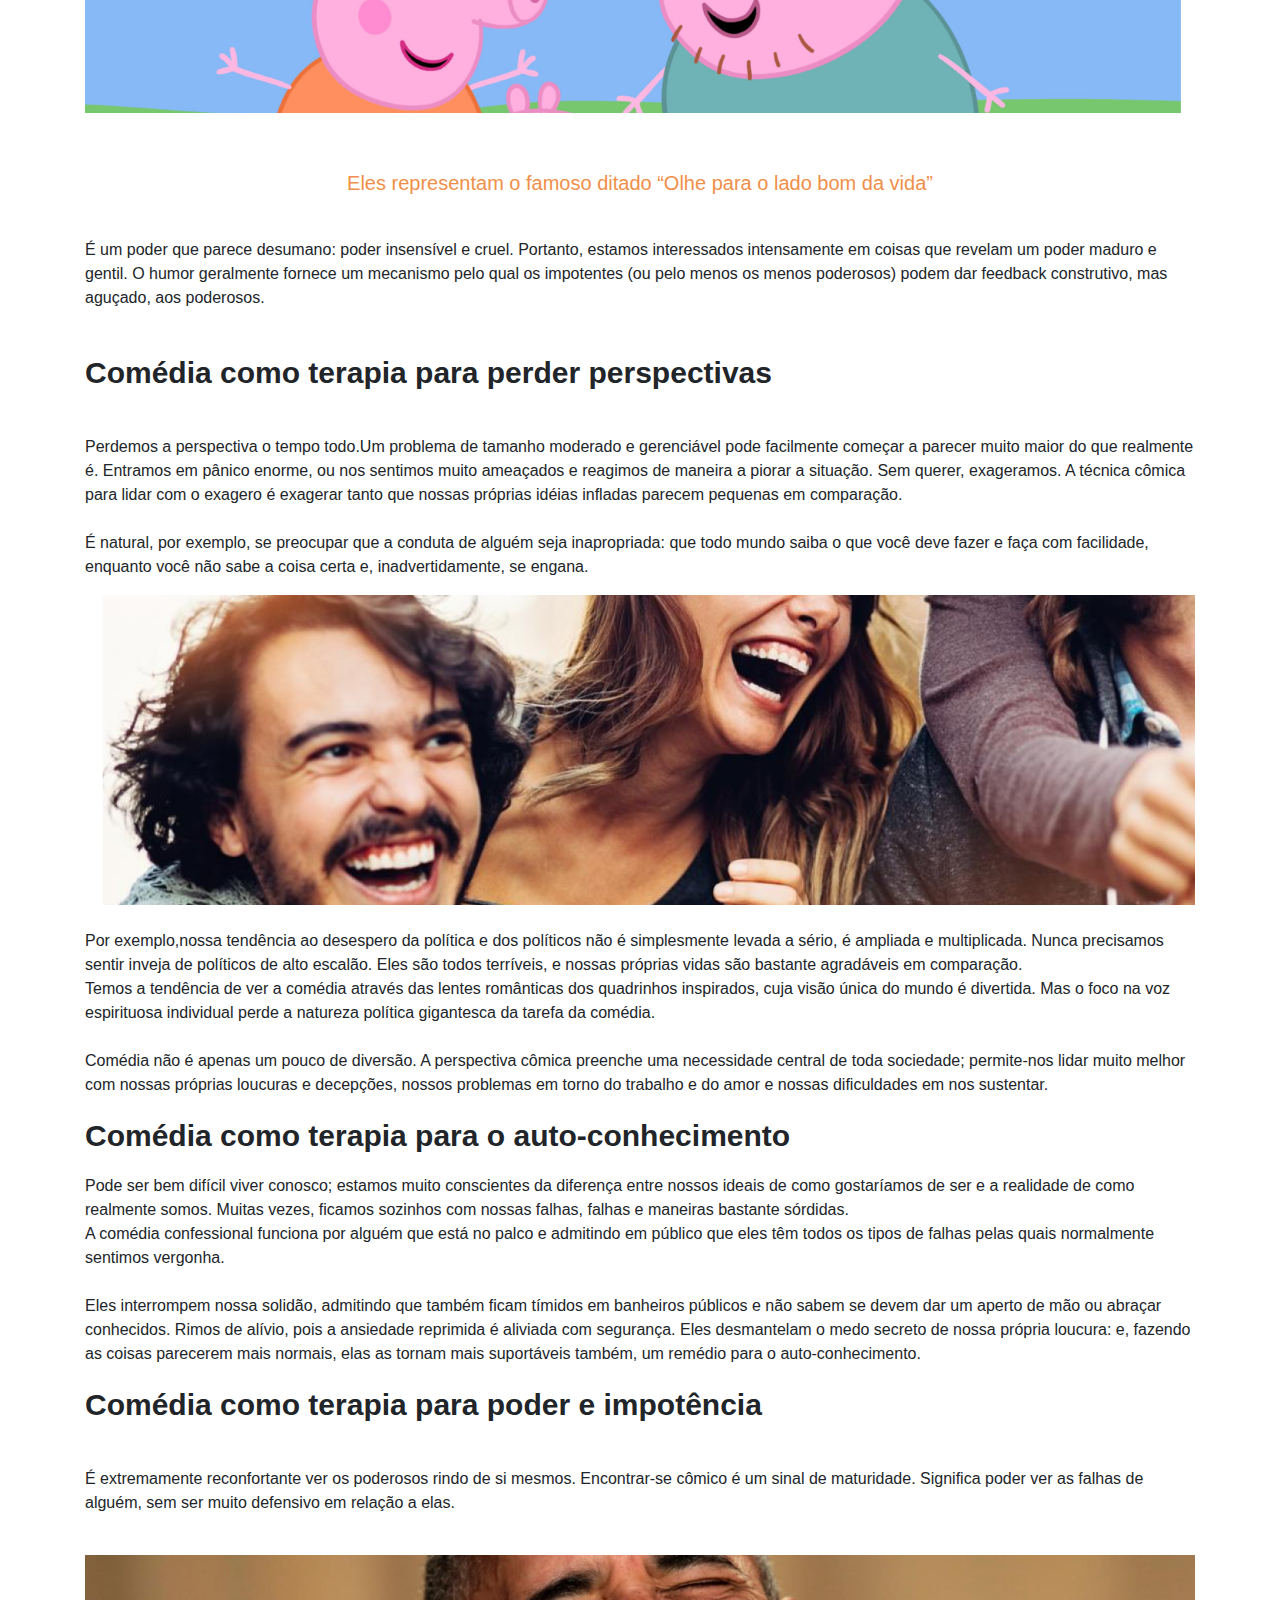
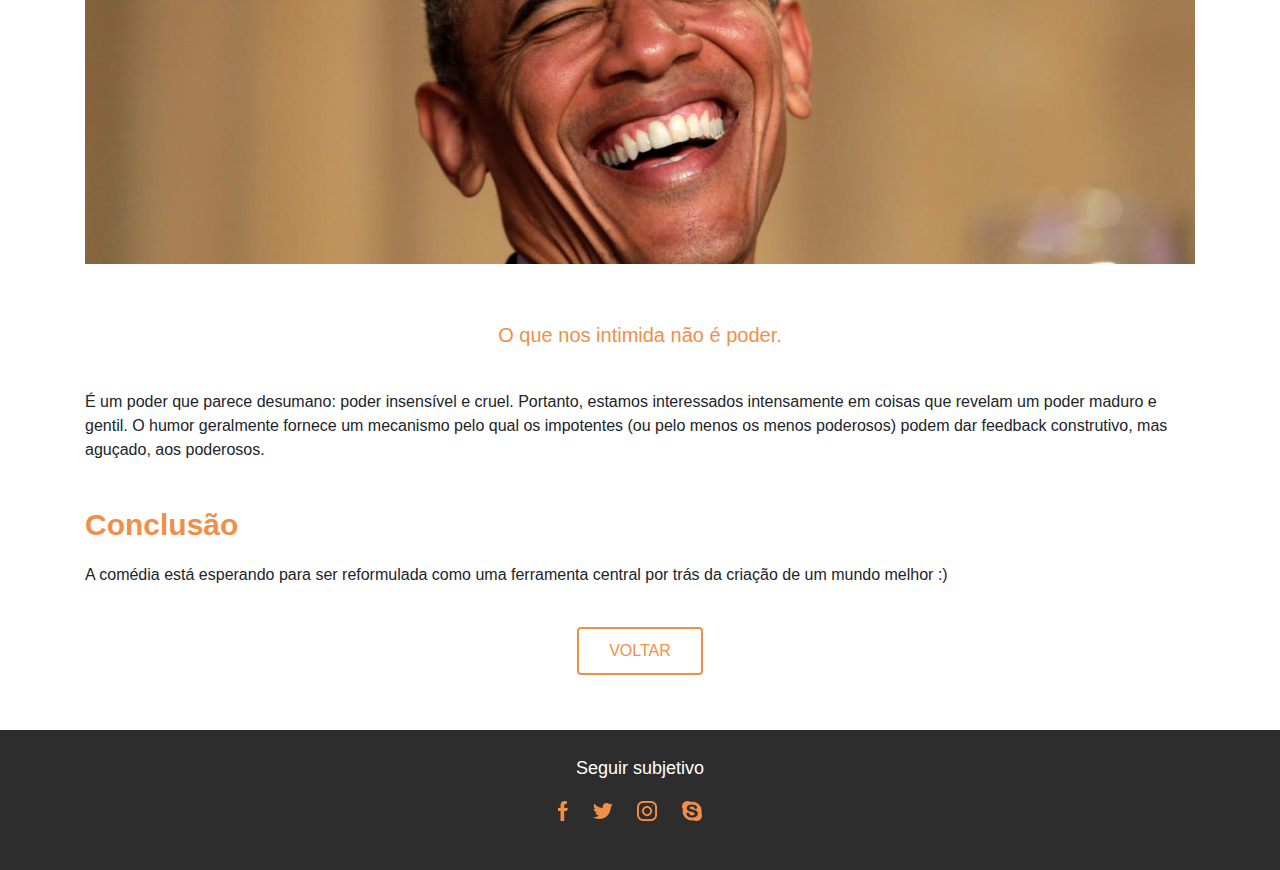
<file: artigo_medicina.html>
<!DOCTYPE html>
<html lang="en">
<head>
    <meta charset="UTF-8">
    <meta name="viewport" content="width=device-width, initial-scale=1.0, shrink-to-fit=no">
    <meta http-equiv="X-UA-Compatible" content="ie=edge">
    <title>Subjetivo </title>

       <!--Bootstrap CSS -->
    
       <link rel="stylesheet" href="https://stackpath.bootstrapcdn.com/bootstrap/4.3.1/css/bootstrap.min.css" integrity="sha384-ggOyR0iXCbMQv3Xipma34MD+dH/1fQ784/j6cY/iJTQUOhcWr7x9JvoRxT2MZw1T" crossorigin="anonymous">
       <link rel="stylesheet" href="artigo_medicina.css">
       <link href="https://fonts.googleapis.com/css?family=Montserrat:500,600&display=swap" rel="stylesheet">

</head>

<body>
        <header>

                <!--Barra de Navagacao-->
                
                <nav class="navbar navbar-expand-md navbar-dark" style="background-color:#2D2D2D ;">
                    
                   
                    <nav class="navbar navbar-light">
                        <a class="navbar-brand" href="index.html">
                            <img src="images/subjetivo.png" width="200" alt="logo">
                        </a>
                    </nav>
                    <button class="navbar-toggler" type="button" data-toggle="collapse" data-target="#navbarSupportedContent" aria-controls="navbarSupportedContent" aria-expanded="false" aria-label="Toggle navigation">
                        <span class="navbar-toggler-icon"></span>
                    </button>
                    
                    <div class="collapse navbar-collapse" id="navbarSupportedContent">
                        <ul class="navbar-nav ml-auto">
                            <li class="nav-item">
                                <a class="nav-link" href="explorar.html">Explorar</a>
                            </li>
                            <li class="nav-item">
                                <a class="nav-link" href="index.html">Home</a>
                            </li>
                        </ul>
                    </div>
                    
                </nav>
    
                <!-- Fim Barra de Navegacao-->
                
        </header>   
        
        <div class="container-fluid">
        <div class="row">
            <div class="col">
                    <img src="images/medicina.png" class="capa" alt="Capa Artigo" width="1000" height="300" >
            <h1 class="aga1">Uma maneira saúdavel de rir</h1>
           
            <p class="pe">Como usar a comédia em nosso favor</p>
            </div>
        </div>
        </div>
        <div class="textos container">
                <div class="row">
                    <div class="col-12">
            <hr style="border: none;">
            <p class="titulo">Uma forma de medicina</p><br>
            <p>Intuitivamente, sentimos que a comédia é uma das coisas que nos ajuda a lidar com as dificuldades da vida. Uma pista pode ser encontrada no fato - que a princípio parece um pouco surpreendente  de que não rimos das coisas, a menos que elas nos causem problemas muito sérios em outros momentos da vida. Podemos ver isso na categoria padrão de piadas: sobre relacionamentos, família, sexo, dinheiro, impotência, evacuações.</p>
            <img>
            <p>
             A comédia nos oferece uma maneira de nos divertir melhor com coisas que, de outra forma, podem parecer bastante desastrosas. Idealmente, na utopia, a comédia e seu potencial terapêutico não seriam deixados ao acaso. O humor seria deliberadamente cultivado como uma resposta benigna a uma série de dificuldades arraigadas.</p>

             <p>É tão importante que sua presença deve estar inserida no calendário e na estrutura das instituições. É um requisito - como verificar nossos dentes ou fazer as contas.Talvez haja maneiras pelas quais a comédia nos oferece ajuda terapêutica.</p><br>
             <p class="titulo">Comédia como terapia para o desespero</p><br>
             <p>Muitos de nossos problemas mais graves não têm soluções viáveis. Sofremos e depois morremos. O trabalho é doloroso, mas não podemos escapar. Não existe felicidade para sempre no amor.Uma resposta artística comum tem sido aceitar a escuridão, expressá-la com dignidade e levar o público a uma maior compaixão por si e pelos outros.</p><br>
             <p class="titulo">Comédia como terapia para a humilhação</p><br>
             <p>A vida está cheia de coisas que ameaçam nossa dignidade. Nunca estamos longe de ser reduzidos a zombar. Vamos pegar um otimo exemplo; personagens fictícios como Zé Comeia, Salsicha ou o Papai Pig.</p>
             <p>Essas criaturas muito defeituosas é apresentada de alguma forma falha e extremamente amável, sendo um tolo adorável, personagens idiotas pelo óbvio, fazendo ações diferentes do cotidiano, mas mesmo assim, um charme está presente neles,aceitamos eles pelo o que eles são.</p><br>

             <img src="images/papai_pig.png" alt="imagem do papai pig" width="1120">

             <p class="laranja">Eles representam o famoso ditado “Olhe para o lado bom da vida”</p><br>
             <p>É um poder que parece desumano: poder insensível e cruel. Portanto, estamos interessados intensamente em coisas que revelam um poder maduro e gentil. O humor geralmente fornece um mecanismo pelo qual os impotentes (ou pelo menos os menos poderosos) podem dar feedback construtivo, mas aguçado, aos poderosos.</p><br>

             <p class="titulo">Comédia como terapia para perder perspectivas</p><br>

             <p>Perdemos a perspectiva o tempo todo.Um problema de tamanho moderado e gerenciável pode facilmente começar a parecer muito maior do que realmente é. Entramos em pânico enorme, ou nos sentimos muito ameaçados e reagimos de maneira a piorar a situação. Sem querer, exageramos. A técnica cômica para lidar com o exagero é exagerar tanto que nossas próprias idéias infladas parecem pequenas em comparação.<br>
            <br>    
            É natural, por exemplo, se preocupar que a conduta de alguém seja inapropriada: que todo mundo saiba o que você deve fazer e faça com facilidade, enquanto você não sabe a coisa certa e, inadvertidamente, se engana.</p>

             <img src="images/pessoas_rindo.png" alt="imagem de pessoas rindo" width="1120"><br>

            <br>
             <p>Por exemplo,nossa tendência ao desespero da política e dos políticos não é simplesmente levada a sério, é ampliada e multiplicada. Nunca precisamos sentir inveja de políticos de alto escalão. Eles são todos terríveis, e nossas próprias vidas são bastante agradáveis em comparação.<br>Temos a tendência de ver a comédia através das lentes românticas dos quadrinhos inspirados, cuja visão única do mundo é divertida. Mas o foco na voz espirituosa individual perde a natureza política gigantesca da tarefa da comédia.<br> 
            <br>
                Comédia não é apenas um pouco de diversão. A perspectiva cômica preenche uma necessidade central de toda sociedade; permite-nos lidar muito melhor com nossas próprias loucuras e decepções, nossos problemas em torno do trabalho e do amor e nossas dificuldades em nos sustentar.</p>

             <p class="titulo">Comédia como terapia para o auto-conhecimento</p>
             <p>Pode ser bem difícil viver conosco; estamos muito conscientes da diferença entre nossos ideais de como gostaríamos de ser e a realidade de como realmente somos. Muitas vezes, ficamos sozinhos com nossas falhas, falhas e maneiras bastante sórdidas.<br>

                    A comédia confessional funciona por alguém que está no palco e admitindo em público que eles têm todos os tipos de falhas pelas quais normalmente sentimos vergonha.<br>
                    <br>
                    Eles interrompem nossa solidão, admitindo que também ficam tímidos em banheiros públicos e não sabem se devem dar um aperto de mão ou abraçar conhecidos. Rimos de alívio, pois a ansiedade reprimida é aliviada com segurança. Eles desmantelam o medo secreto de nossa própria loucura: e, fazendo as coisas parecerem mais normais, elas as tornam mais suportáveis ​​também, um remédio para o auto-conhecimento.<br> 
                    </p>

                    <p class="titulo">Comédia como terapia para poder e impotência</p><br>

                    <p>É extremamente reconfortante ver os poderosos rindo de si mesmos. Encontrar-se cômico é um sinal de maturidade. Significa poder ver as falhas de alguém, sem ser muito defensivo em relação a elas.</p><br>

                    <img src="images/obama.png" alt="imagem do Obama" width="1120"><br>

                    <p class="laranja">  O que nos intimida não é poder.</p><br>

                    <p>É um poder que parece desumano: poder insensível e cruel. Portanto, estamos interessados intensamente em coisas que revelam um poder maduro e gentil. O humor geralmente fornece um mecanismo pelo qual os impotentes (ou pelo menos os menos poderosos) podem dar feedback construtivo, mas aguçado, aos poderosos. 
                    </p><br>




             <p class="laranja1">Conclusão</h5><br>
            <p>A comédia está esperando para ser reformulada como uma ferramenta central por trás da criação de um mundo melhor :)</p><br>


        </div>
    </div>
<div class="xu">
 <a class="btn" href="explorar.html" role="button">VOLTAR</a>
    </div>

</div>

  <!--Barra Inferior -->
  <footer id="rodape">
        <div class="container text-center">
            <p class="rodape-conteudo">Seguir subjetivo</p>
            <div class="col">
                <img src="images/face.png" class="imagem-rodape1" alt="facebook">
                <img src="images/twitter.png" class="imagem-rodape" alt="twwiter">
                <img src="images/insta.png" class="imagem-rodape" alt="insta"> 
                <img src="images/skype.png" class="imagem-rodape" alt="skype">
            </div>
        </div>
    </footer>


 




























        
    <!--Boostrap JS -->   
    <script src="https://code.jquery.com/jquery-3.3.1.slim.min.js" integrity="sha384-q8i/X+965DzO0rT7abK41JStQIAqVgRVzpbzo5smXKp4YfRvH+8abtTE1Pi6jizo" crossorigin="anonymous"></script>
    <script src="https://cdnjs.cloudflare.com/ajax/libs/popper.js/1.14.7/umd/popper.min.js" integrity="sha384-UO2eT0CpHqdSJQ6hJty5KVphtPhzWj9WO1clHTMGa3JDZwrnQq4sF86dIHNDz0W1" crossorigin="anonymous"></script>
    <script src="https://stackpath.bootstrapcdn.com/bootstrap/4.3.1/js/bootstrap.min.js" integrity="sha384-JjSmVgyd0p3pXB1rRibZUAYoIIy6OrQ6VrjIEaFf/nJGzIxFDsf4x0xIM+B07jRM" crossorigin="anonymous"></script>
 
    
</body>
</html>
</file>
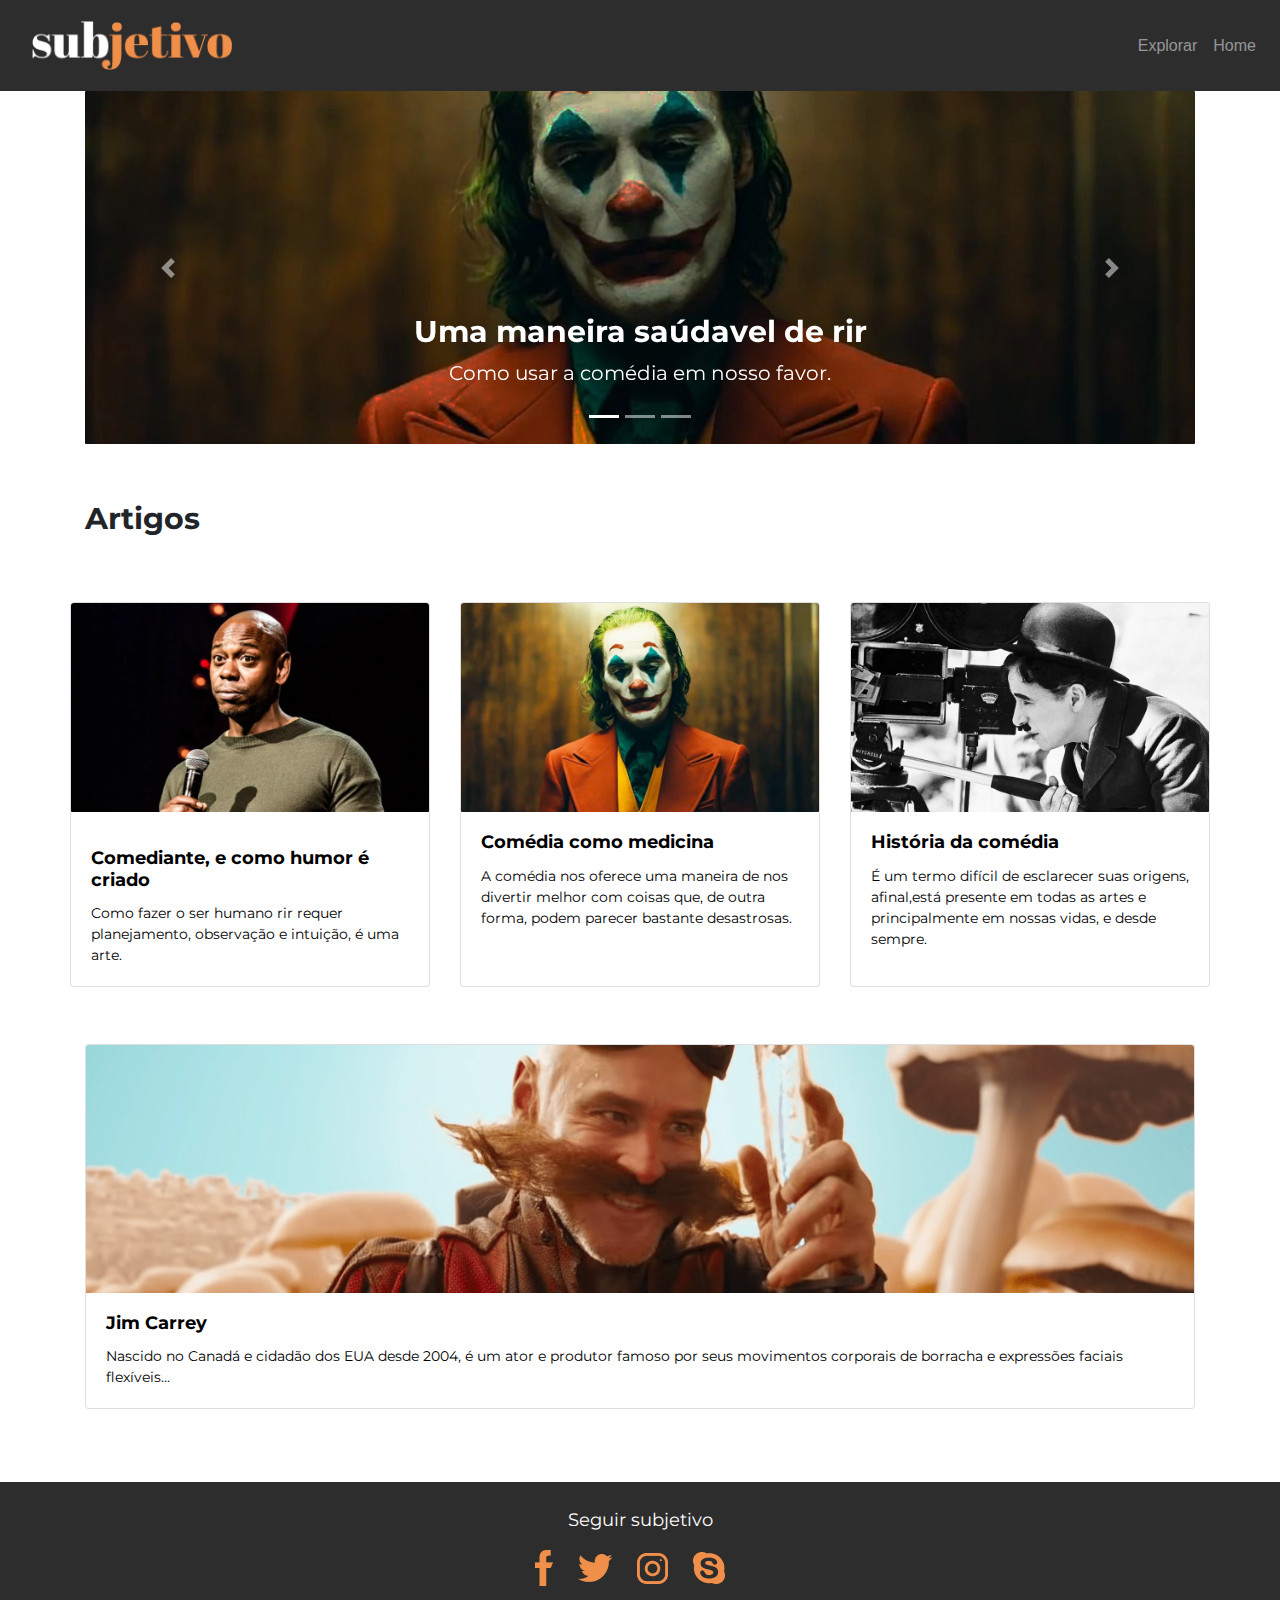
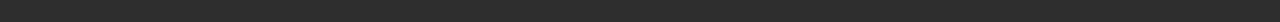
<file: explorar.html>
<!DOCTYPE html>
<html lang="en">

<head>
  <meta charset="UTF-8">
  <meta name="viewport" content="width=device-width, initial-scale=1.0,shrink-to-fit=no">
  <meta http-equiv="X-UA-Compatible" content="ie=edge">
  <title>Explorar</title>
  
  <!--Bootstrap CSS-->
  <link rel="stylesheet" href="https://stackpath.bootstrapcdn.com/bootstrap/4.3.1/css/bootstrap.min.css" integrity="sha384-ggOyR0iXCbMQv3Xipma34MD+dH/1fQ784/j6cY/iJTQUOhcWr7x9JvoRxT2MZw1T" crossorigin="anonymous">
  
  <link rel="stylesheet" href="explorarstyle.css">
  
  <link href="https://fonts.googleapis.com/css?family=Montserrat:500,600&display=swap" rel="stylesheet">
  
  
  
</head>

<header>
  
  <!--Barra de Navagacao-->
  
  <nav class="navbar navbar-expand-md navbar-dark" style="background-color:#2D2D2D ;">
    
    
    <nav class="navbar navbar-light">
      <a class="navbar-brand" href="#">
        <img src="images/subjetivo.png" width="200" alt=""></a>
      </nav>
      
      <button class="navbar-toggler" type="button" data-toggle="collapse" data-target="#navbarSupportedContent" aria-controls="navbarSupportedContent" aria-expanded="false" aria-label="Toggle navigation">
        <span class="navbar-toggler-icon"></span>
      </button>
      
      <div class="collapse navbar-collapse" id="navbarSupportedContent">
        <ul class="navbar-nav ml-auto">
          <li class="nav-item">
            <a class="nav-link" href="#">Explorar</a>
          </li>
          <li class="nav-item">
            <a class="nav-link" href="index.html">Home</a>
          </li>
        </ul>
      </div>
      
    </nav>
    
    <!-- Fim Barra de Navegacao-->
    
    
  </header>
  
  
  <body>
    
    <div class="container">
      
      <!-- Carousel -->
      
      <div class="row">
        <div class="col">
          
          <div class="bd-example">
            <div id="carouselExampleCaptions" class="carousel slide" data-ride="carousel">
              <ol class="carousel-indicators">
                <li data-target="#carouselExampleCaptions" data-slide-to="0" class="active"></li>
                <li data-target="#carouselExampleCaptions" data-slide-to="1"></li>
                <li data-target="#carouselExampleCaptions" data-slide-to="2"></li>
              </ol>
              <div class="carousel-inner">
                <div class="carousel-item active">
                    <a href="artigo_medicina.html">
                  <img src="images/medicina.png" class="d-block w-100" alt="..."></a>
                  <div class="carousel-caption d-none d-md-block">
                    <h5 class="titulo">Uma maneira saúdavel de rir</h5>
                    <p class="subtilo">Como usar a comédia em nosso favor.</p>
                    
                  </div>
                </div>
                <div class="carousel-item">
                    <a href="artigo_comedians.html">
                  <img src="images/rir.png" class="d-block w-100" alt="..."></a>
                  <div class="carousel-caption d-none d-md-block">
                    <h5 class="titulo">Comediantes, e como humor é criado</h5>
                    <p class="subtilo">A magia que os humoristas criam.</p>
                    
                  </div>
                </div>
                <div class="carousel-item">
                    <a href="artigo_carrey.html">
                  <img src="images/jim.png" class="d-block w-100" alt="..."></a>
                  <div class="carousel-caption d-none d-md-block">
                    <h5 class="titulo">Jim Carrey</h5>
                    <p class="subtilo">Tudo sobre o mestre da comédia.</p>
                    
                  </div>
                </div>
              </div>
              <a class="carousel-control-prev" href="#carouselExampleCaptions" role="button" data-slide="prev">
                <span class="carousel-control-prev-icon" aria-hidden="true"></span>
                <span class="sr-only">Previous</span>
              </a>
              <a class="carousel-control-next" href="#carouselExampleCaptions" role="button" data-slide="next">
                <span class="carousel-control-next-icon" aria-hidden="true"></span>
                <span class="sr-only">Next</span>
              </a>
            </div>
          </div>
          
        </div>
        
      </div>
      
    </div> 
    <!-- Fim de Carousel -->
    
    
    <!-- Artgios -->
    
    <hr class="teste">
    <div class="container">
      <div class="row">
        
        <div class="col">
          <h4 class="titulo">Artigos</h4>
        </div>
      </div>
      <hr class="teste">
      
      <div class="row">
        
        <div class="card-deck">
            <a href="#">
          <div class="card">
              <a href="artigo_comedians.html">
            <img src="images/coemdian.png" class="card-img-top" alt="...">
            </a>
            <div class="card-body">
                <a href="artigo_comedians.html">

              <p class="card-text">
                  <h5 class="card-title" style="color: black;"> Comediante, e como humor é criado</h5>
                  <p class="card-text"  style="color: black;">Como fazer o ser humano rir requer planejamento, observação e intuição, é uma arte.</p>
                
              </div>
            </div>
            <div class="card">
              <a href="artigo_medicina.html">
                <img src="images/joker.png" class="card-img-top" alt="imagem do coringa">
              </a>
              <div class="card-body">
                <a href="artigo_medicina.html">
                  <h5 class="card-title" style="color: black;">Comédia como medicina</h5>
                  <p class="card-text"  style="color: black;">A comédia nos oferece uma maneira de nos divertir melhor com coisas que, de outra forma, podem parecer bastante desastrosas.</p>
                </a>
                
              </div>
            </div>
            <div class="card">
                <a href="artigo_charles.html">
              <img src="images/chaplin.png" class="card-img-top" alt="...">
              <div class="card-body">
                  <a href="artigo_charles.html">
                <h5 class="card-title" style="color: black;">História da comédia</h5>
                <p class="card-text"  style="color: black;">É um termo difícil de esclarecer suas origens, afinal,está presente em todas as artes e principalmente em nossas vidas, e desde sempre.</p></a>
                
                
              </div>
            </div>
          </div>
          
          <!-- Fim de Artigos -->
          
          <!-- Jim Carrey -->
          
        </div>
        <hr class="teste">
        <div class="row">
          <div class="col">
            <div class="card mb-3">
              <img src="images/carrey.png" class="card-img-top" alt="...">
              <div class="card-body">
                  <a href="artigo_carrey.html">
                      <h5 class="card-title" style="color: black;">Jim Carrey</h5>
                      <p class="card-text"  style="color: black;">Nascido no Canadá e cidadão dos EUA desde 2004, é um ator e produtor famoso por seus movimentos corporais de borracha e expressões faciais flexíveis...</p></a>
        
              </div>
            </div>
            
          </div>
          
        </div>
      </div>
      <!-- Fim Jim Carrey -->
      
      <hr class="teste">
      
      
      
      
      
      <!--Barra Inferior -->
      <footer id="rodape">
        <div class="container text-center">
          <p class="rodape-conteudo">Seguir subjetivo</p>
          <div class="col">
            <img src="images/face.png" class="imagem-rodape">
            <img src="images/twitter.png" class="imagem-rodape">
            <img src="images/insta.png" class="imagem-rodape"> 
            <img src="images/skype.png" class="imagem-rodape">
          </div>
        </div>
      </footer>
      
      <!-- Bootstrap JS-->
      
      <script src="https://code.jquery.com/jquery-3.3.1.slim.min.js" integrity="sha384-q8i/X+965DzO0rT7abK41JStQIAqVgRVzpbzo5smXKp4YfRvH+8abtTE1Pi6jizo" crossorigin="anonymous"></script>
      <script src="https://cdnjs.cloudflare.com/ajax/libs/popper.js/1.14.7/umd/popper.min.js" integrity="sha384-UO2eT0CpHqdSJQ6hJty5KVphtPhzWj9WO1clHTMGa3JDZwrnQq4sF86dIHNDz0W1" crossorigin="anonymous"></script>
      <script src="https://stackpath.bootstrapcdn.com/bootstrap/4.3.1/js/bootstrap.min.js" integrity="sha384-JjSmVgyd0p3pXB1rRibZUAYoIIy6OrQ6VrjIEaFf/nJGzIxFDsf4x0xIM+B07jRM" crossorigin="anonymous"></script>
      
    </body>
    
    
    </html>
</file>
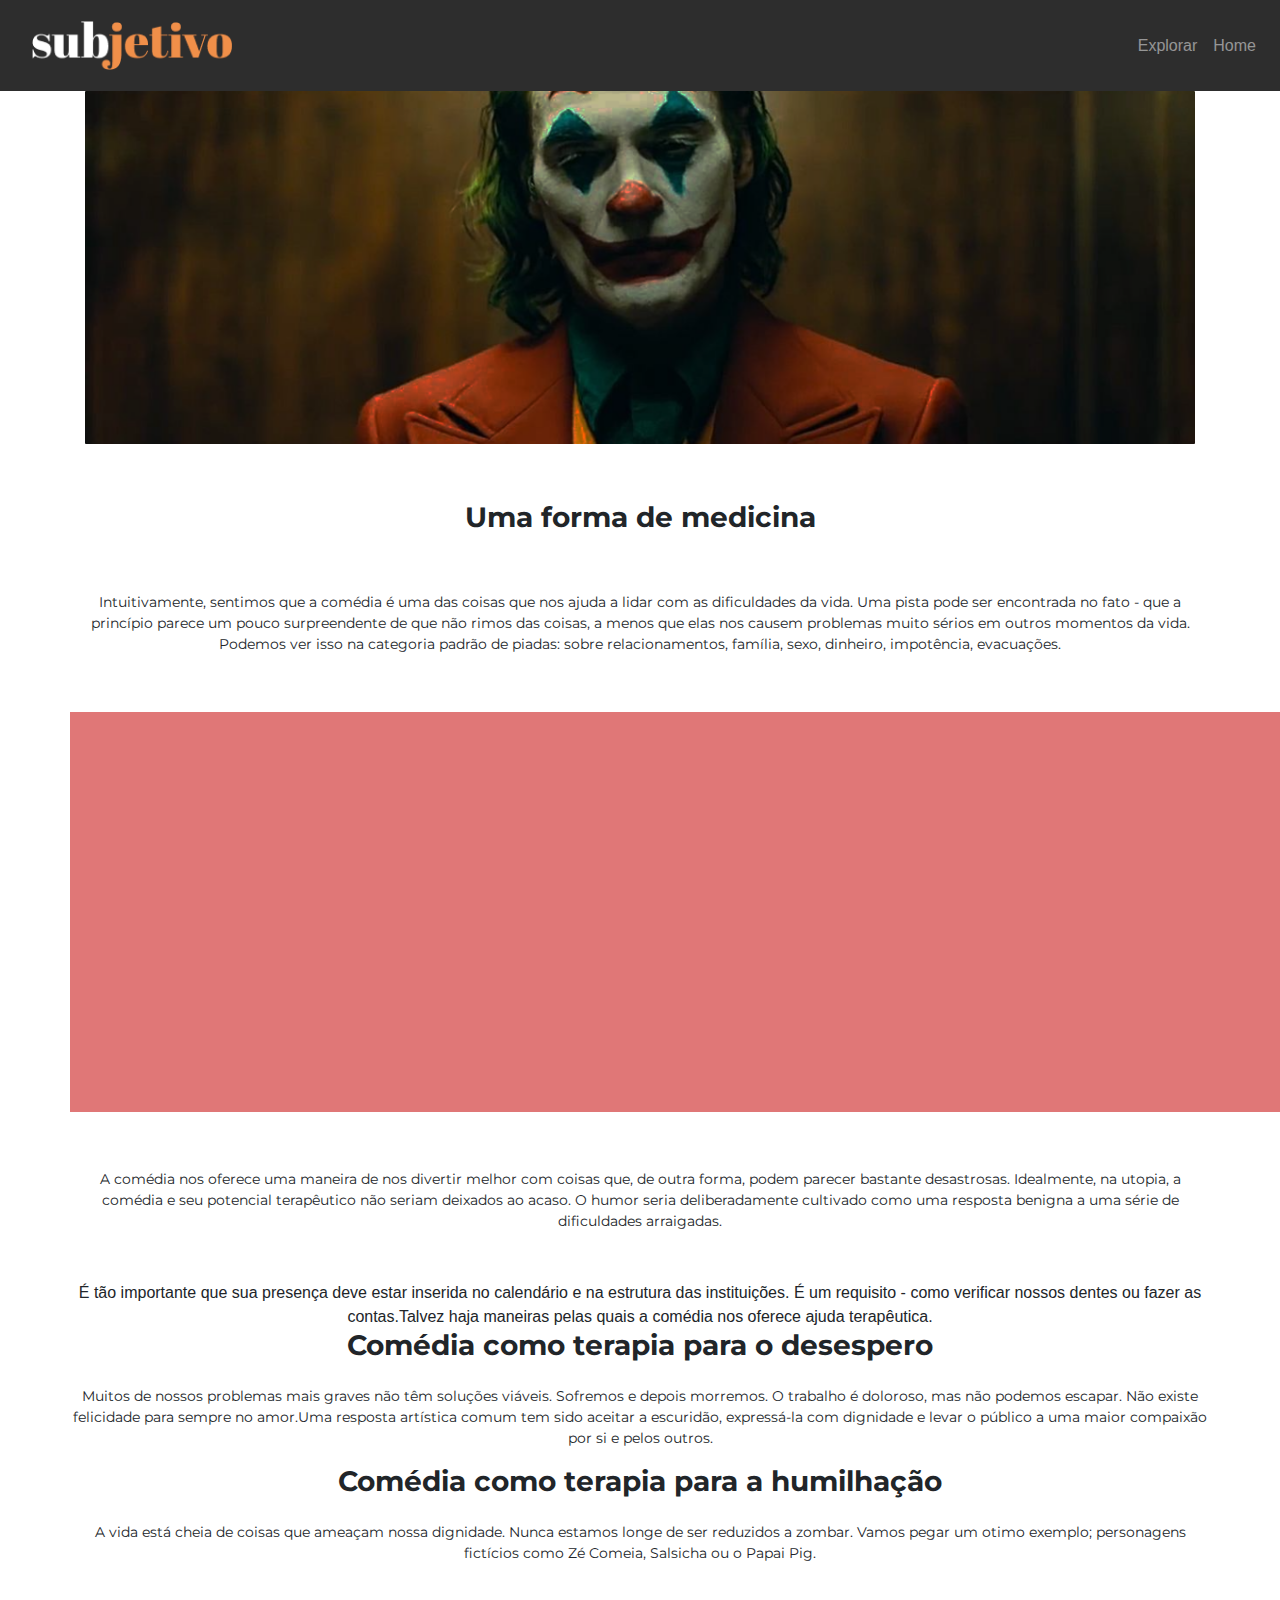
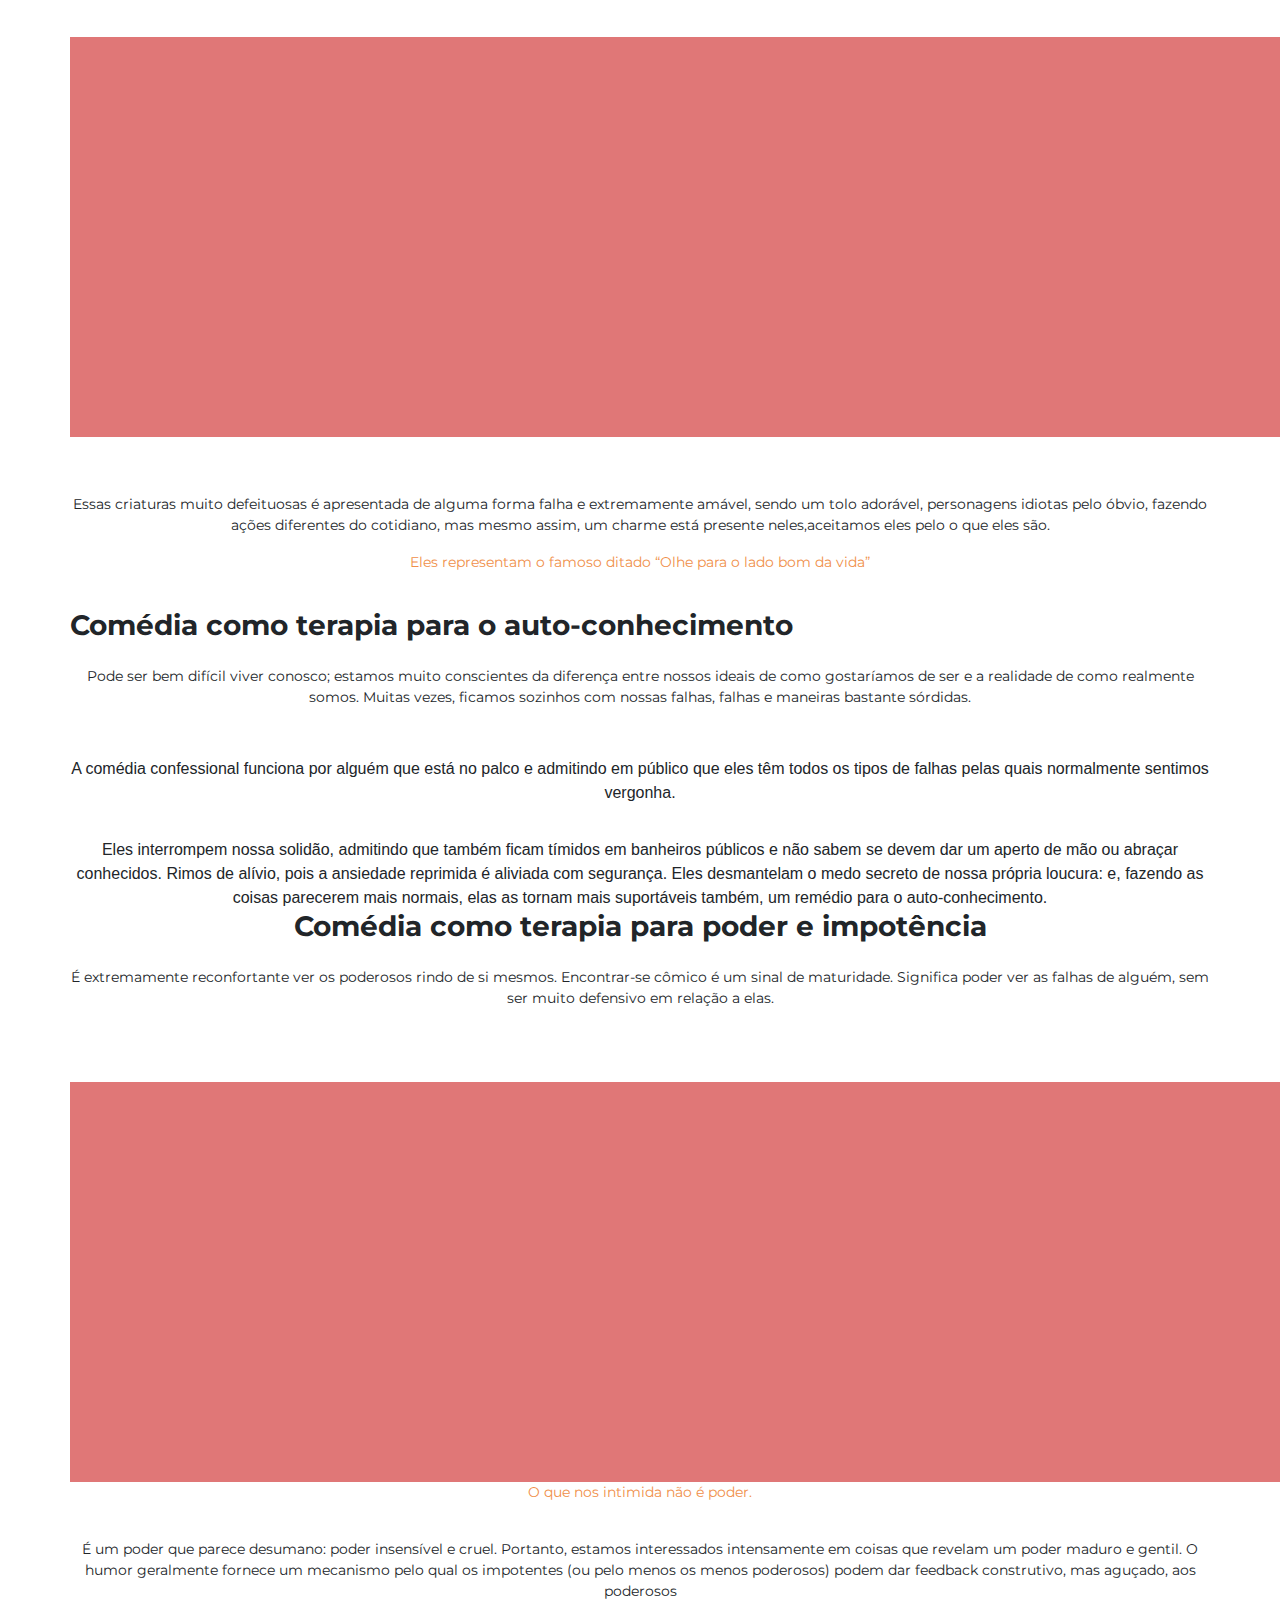
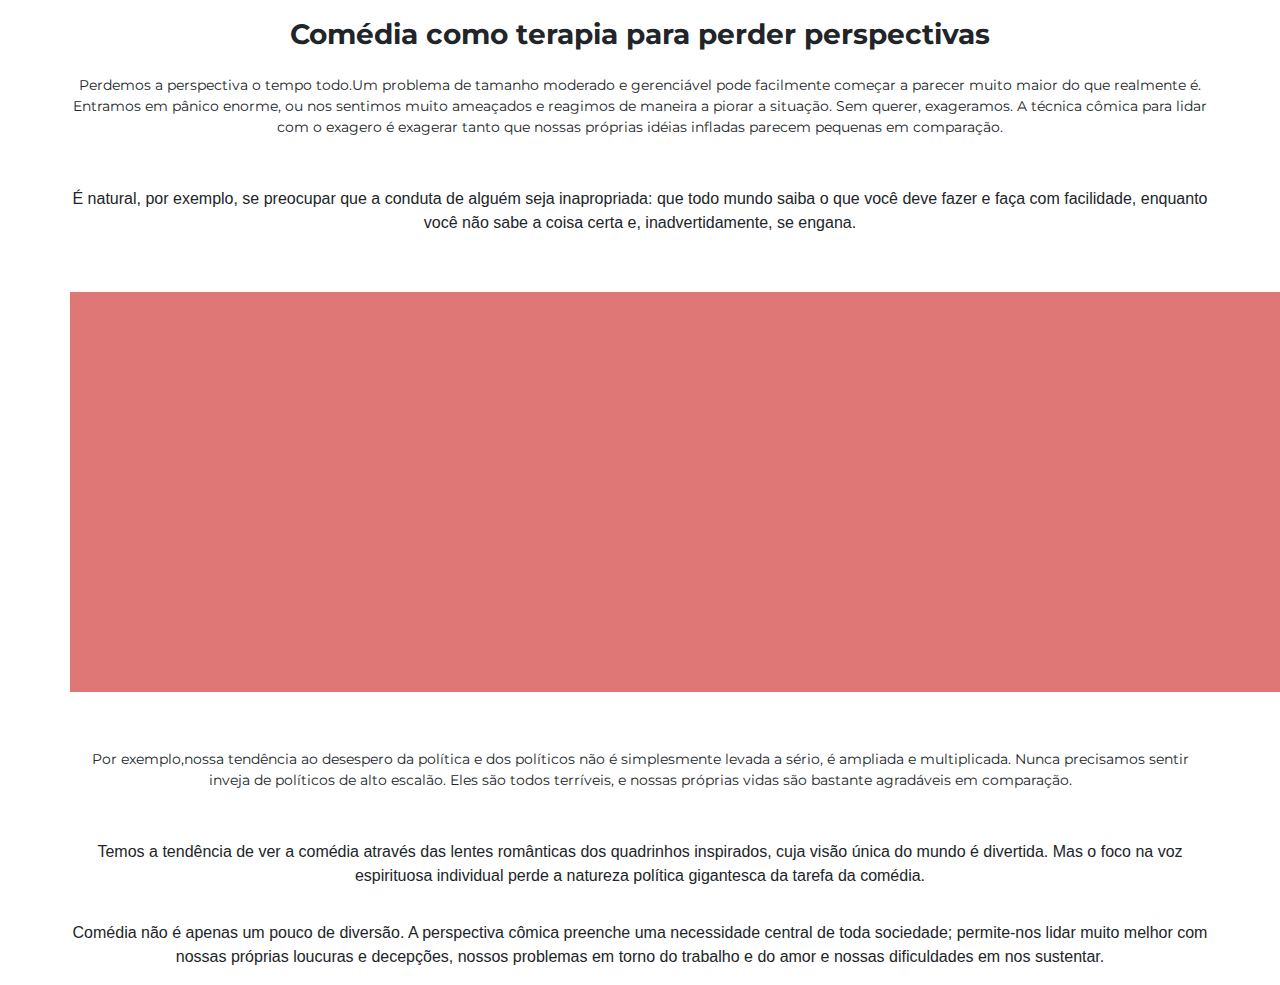
<file: medicina.html>
<!DOCTYPE html>
<html lang="en">

<head>

    <meta charset="UTF-8">
    <meta name="viewport" content="width=device-width, initial-scale=1.0, shrink-to-fit=no">
    <meta http-equiv="X-UA-Compatible" content="ie=edge">
    <title>Subjetivo</title>


  <!--Bootstrap CSS-->
  <link rel="stylesheet" href="https://stackpath.bootstrapcdn.com/bootstrap/4.3.1/css/bootstrap.min.css" integrity="sha384-ggOyR0iXCbMQv3Xipma34MD+dH/1fQ784/j6cY/iJTQUOhcWr7x9JvoRxT2MZw1T" crossorigin="anonymous">

<link rel="stylesheet" href="medicinastyle.css">

<link href="https://fonts.googleapis.com/css?family=Montserrat:500,600&display=swap" rel="stylesheet">

</head>


<header>

        <!--Barra de Navagacao-->
               
        <nav class="navbar navbar-expand-md navbar-dark" style="background-color:#2D2D2D ;">
                   
                  
    <nav class="navbar navbar-light">
        <a class="navbar-brand" href="#">
        <img src="images/subjetivo.png" width="200" alt=""></a>
       </nav>
   
         <button class="navbar-toggler" type="button" data-toggle="collapse" data-target="#navbarSupportedContent" aria-controls="navbarSupportedContent" aria-expanded="false" aria-label="Toggle navigation">
                   <span class="navbar-toggler-icon"></span>
        </button>
               
        <div class="collapse navbar-collapse" id="navbarSupportedContent">
             <ul class="navbar-nav ml-auto">
                <li class="nav-item">
                 <a class="nav-link" href="#">Explorar</a>
                </li>
             <li class="nav-item">
              <a class="nav-link" href="#">Home</a>
             </li>
             </ul>
        </div>
               
    </nav>
   
        <!-- Fim Barra de Navegacao-->
   
</header>



<body>
    <!-- Capa -->

<div class="row">

        <div class="container">
    
                <img src="images/medicina.png" alt="Coringa" style="width:100%;">
                
               
              </div>

            </div>

    <!-- Texto -->
    <div class="container">

    <hr class="teste">
    
      <div class="row">
        
        <div class="col 8">
         <h1>Uma forma de medicina</h1>
         <hr class="teste">
         <p>Intuitivamente, sentimos que a comédia é uma das coisas que nos ajuda a lidar com as dificuldades da vida. Uma pista pode ser encontrada no fato - que a princípio parece um pouco surpreendente  de que não rimos das coisas, a menos que elas nos causem problemas muito sérios em outros momentos da vida. Podemos ver isso na categoria padrão de piadas: sobre relacionamentos, família, sexo, dinheiro, impotência, evacuações.</p>

         <hr class="teste">
         
        </div>
        
        <img src="images/vermelho.png" alt="foto">
        <hr class="teste">

        <p>A comédia nos oferece uma maneira de nos divertir melhor com coisas que, de outra forma, podem parecer bastante desastrosas. Idealmente, na utopia, a comédia e seu potencial terapêutico não seriam deixados ao acaso. O humor seria deliberadamente cultivado como uma resposta benigna a uma série de dificuldades arraigadas.<hr>


       É tão importante que sua presença deve estar inserida no calendário e na estrutura das instituições. É um requisito - como verificar nossos dentes ou fazer as contas.Talvez haja maneiras pelas quais a comédia nos oferece ajuda terapêutica. 
       
        </p>
        
        <hr class="teste">
        <h1 class="teste2">Comédia como terapia para o desespero 
          </h1>

          <hr class="teste">

          <p>Muitos de nossos problemas mais graves não têm soluções viáveis. Sofremos e depois morremos. O trabalho é doloroso, mas não podemos escapar. Não existe felicidade para sempre no amor.Uma resposta artística comum tem sido aceitar a escuridão, expressá-la com dignidade e levar o público a uma maior compaixão por si e pelos outros. </p>

          <hr class="teste">

          <h1>Comédia como terapia para a humilhação
            </h1>

            <hr class="teste">

            <p>A vida está cheia de coisas que ameaçam nossa dignidade. Nunca estamos longe de ser reduzidos a zombar. Vamos pegar um otimo exemplo; personagens fictícios como Zé Comeia, Salsicha ou o Papai Pig.
              </p>

              
          <hr class="teste">
        <img src="images/vermelho.png" alt="foto">

        <hr class="teste">

        <p>Essas criaturas muito defeituosas é apresentada de alguma forma falha e extremamente amável, sendo um tolo adorável, personagens idiotas pelo óbvio, fazendo ações diferentes do cotidiano, mas mesmo assim, um charme está presente neles,aceitamos eles pelo o que eles são. </p>

        <hr class="teste">

        <p class="orangetext">Eles representam o famoso ditado “Olhe para o lado bom da vida”</p>

        <hr class="teste">

      <h1>Comédia como terapia para o auto-conhecimento</h1>

      <hr class="teste">

      <p>Pode ser bem difícil viver conosco; estamos muito conscientes da diferença entre nossos ideais de como gostaríamos de ser e a realidade de como realmente somos. Muitas vezes, ficamos sozinhos com nossas falhas, falhas e maneiras bastante sórdidas. 

        <hr>

          A comédia confessional funciona por alguém que está no palco e admitindo em público que eles têm todos os tipos de falhas pelas quais normalmente sentimos vergonha. 

          <hr>
          
          Eles interrompem nossa solidão, admitindo que também ficam tímidos em banheiros públicos e não sabem se devem dar um aperto de mão ou abraçar conhecidos. Rimos de alívio, pois a ansiedade reprimida é aliviada com segurança. Eles desmantelam o medo secreto de nossa própria loucura: e, fazendo as coisas parecerem mais normais, elas as tornam mais suportáveis ​​também, um remédio para o auto-conhecimento. 
          </p>

          <hr class="teste">

          <h1>Comédia como terapia para poder e impotência
            </h1>

            <hr class="teste">

            <p>É extremamente reconfortante ver os poderosos rindo de si mesmos. Encontrar-se cômico é um sinal de maturidade. Significa poder ver as falhas de alguém, sem ser muito defensivo em relação a elas.</p>

            <hr class="teste">

          <img src="images/vermelho.png" alt="foto">

          <hr class="teste">

          <p class="orangetext">O que nos intimida não é poder. 
            </p>

            <hr class="teste">

            <p>É um poder que parece desumano: poder insensível e cruel. Portanto, estamos interessados intensamente em coisas que revelam um poder maduro e gentil. O humor geralmente fornece um mecanismo pelo qual os impotentes (ou pelo menos os menos poderosos) podem dar feedback construtivo, mas aguçado, aos poderosos</p>

            <hr class="teste">

            <h1>Comédia como terapia para perder perspectivas</h1>

            <hr class="teste">

            <p>
                Perdemos a perspectiva o tempo todo.Um problema de tamanho moderado e gerenciável pode facilmente começar a parecer muito maior do que realmente é. Entramos em pânico enorme, ou nos sentimos muito ameaçados e reagimos de maneira a piorar a situação. Sem querer, exageramos. A técnica cômica para lidar com o exagero é exagerar tanto que nossas próprias idéias infladas parecem pequenas em comparação. 

                <hr>

                É natural, por exemplo, se preocupar que a conduta de alguém seja inapropriada: que todo mundo saiba o que você deve fazer e faça com facilidade, enquanto você não sabe a coisa certa e, inadvertidamente, se engana.
                
            </p>


            <hr class="teste">

            <img src="images/vermelho.png" alt="foto">

            <hr class="teste">

           <p>
              Por exemplo,nossa tendência ao desespero da política e dos políticos não é simplesmente levada a sério, é ampliada e multiplicada. Nunca precisamos sentir inveja de políticos de alto escalão. Eles são todos terríveis, e nossas próprias vidas são bastante agradáveis em comparação.
<hr>
              Temos a tendência de ver a comédia através das lentes românticas dos quadrinhos inspirados, cuja visão única do mundo é divertida. Mas o foco na voz espirituosa individual perde a natureza política gigantesca da tarefa da comédia. 
              <hr>
              Comédia não é apenas um pouco de diversão. A perspectiva cômica preenche uma necessidade central de toda sociedade; permite-nos lidar muito melhor com nossas próprias loucuras e decepções, nossos problemas em torno do trabalho e do amor e nossas dificuldades em nos sustentar.
  
           </p>

           
         














    </div>
  </div>



























































    <!-- Bootstrap JS-->

    <script src="https://code.jquery.com/jquery-3.3.1.slim.min.js" integrity="sha384-q8i/X+965DzO0rT7abK41JStQIAqVgRVzpbzo5smXKp4YfRvH+8abtTE1Pi6jizo" crossorigin="anonymous"></script>
    <script src="https://cdnjs.cloudflare.com/ajax/libs/popper.js/1.14.7/umd/popper.min.js" integrity="sha384-UO2eT0CpHqdSJQ6hJty5KVphtPhzWj9WO1clHTMGa3JDZwrnQq4sF86dIHNDz0W1" crossorigin="anonymous"></script>
    <script src="https://stackpath.bootstrapcdn.com/bootstrap/4.3.1/js/bootstrap.min.js" integrity="sha384-JjSmVgyd0p3pXB1rRibZUAYoIIy6OrQ6VrjIEaFf/nJGzIxFDsf4x0xIM+B07jRM" crossorigin="anonymous"></script>
    
</body>


</html>
</file>
<file: style.css>
body {
    margin: 0;
    font-family: 'Montserrat', sans-serif;

}


.container {
    width: 80%;
    margin: 0, auto;

}


li.nav-item{
    font-family: 'Montserrat', sans-serif;
}

.col-lg-6{
   margin-top: 28%;
  
}

.home-titulo{
    font-size: 30px;
    font-family: 'Montserrat', sans-serif;
    text-align: center;
    
}

.col-lg-3{
    margin-top: 20%;
}

.col2{
    padding-left: 33px;
}


.bot2{
    margin-left: auto;
    margin-right: auto;
   
}

.bot1{
    margin-left: auto;
    margin-right: auto;
    padding: 20px 40px 20px 40px;
    color:#F08F49 ;
}

.bot1:hover {
color: white;
background-color:#F08F49;    

}
.texto_laranja{
   color: #F08F49; 
}

.texto1{
    margin-top: 250px;
    margin-left: 10%; 
    margin-right: 10%;
   
}

.h4bold{
    font-weight: bold;
}

.p1{
    
    font-size: 21px;
}

hr.teste{
border: none;
height: 25px;
}

.importante{
    color:#F08F49 ;
    text-align: center;
    font-size: 22px;
}

.embora{
    
    font-size: 22px;
    line-height: 132.9%;
    text-align: center;

}

.retangulo{
    border: 2px solid #F08F49; 
  padding: 40px 20px 40px 20px;
}

.preto{
display: block;
margin-left: auto;
margin-right: auto;

}

#rodape {
    flex-shrink: none;
    background-color: #2D2D2D;
    height: 140px;
  }

  .rodape-conteudo{
      color: white;
     padding-top: 25px;
     font-size: 18px;
  }

  .imagem-rodape{
      padding-right: 20px;
  }

.espaco2{
    height: 40px;
    border: none;
}
.titulo-inferior{
    text-align: center;
}

.texto-inferior{
    padding-top: 40px;
    text-align: center;
}

.texto-coluna{
    text-align: center;
}
.espaco-inferior{
    border: none;
    height: 5px;
}



.col-12{
    display:flex;
    margin-left: auto;
    margin-right: auto;
}

.scroll{
padding-left: 100px;

}

@media only screen and (max-width:987px){
    

    .esquerda{
        width: 180px;
    
    }
    .direita{
        width: 180px;
       
    }
}
</file>
<file: artigo_carrey.css>
.col{
    padding-right: 0px;
    padding-left: 0px;
    margin-bottom: 3%;
}
.capa{
   
    position: absolute;
    left: 0px;
    top: 0px;
  
    z-index: -1;
}
p.laranja{
    text-align: center;
    color:#F08F49;
    font-size: 20px;
    padding-top: 5%;
}
.laranja1{
    color:#F08F49;
    font-size: 20px;
    font-size: 30px;
    font-weight: bold;
    
}

p.titulo{
    font-size: 30px;
    font-weight: bold;
}

.bottom-left {
    position: absolute;
    bottom: 8px;
    left: 16px;
  }

  img {
    width: 100%;
    height: auto;
  }
  .textos{
      margin-top: 5%;
  }

  .aga1{
      margin-left: 5%;
      font-size: 50px;
      color: white;
      margin-top: 20%;
  }

  .pe{
    font-size: 30px;
    color: white;
    margin-left: 5%;

  }

  .btn{
    
    margin-left: auto;
    margin-right: auto;
    padding: 10px 30px 10px 30px;
    color:#F08F49 ;
    border: 2px solid #F08F49 ;
    align-items: center;
    margin-bottom: 5%;
}

.xu{
    display: flex;
    margin-left: auto;
    margin-right: auto;
}

.btn:hover {
    color: white;
    background-color:#F08F49;    
    
}

#rodape {
    flex-shrink: none;
    background-color: #2D2D2D;
    height: 140px;
  }

  .rodape-conteudo{
      color: white;
     padding-top: 25px;
     font-size: 18px;
  }

  .imagem-rodape{
      padding-right: 20px;
      width: 40px;
  }

  .imagem-rodape1{
    padding-right: 20px;
    width: 30px;
}
</file>
<file: artigo_charles.css>
.col{
    padding-right: 0px;
    padding-left: 0px;
    margin-bottom: 3%;
}
.capa{
   
    position: absolute;
    left: 0px;
    top: 0px;
  
    z-index: -1;
}
p.laranja{
    text-align: center;
    color:#F08F49;
    font-size: 20px;
    padding-top: 5%;
}
.laranja1{
    color:#F08F49;
    font-size: 20px;
    font-size: 30px;
    font-weight: bold;
    
}

p.titulo{
    font-size: 30px;
    font-weight: bold;
}

.bottom-left {
    position: absolute;
    bottom: 8px;
    left: 16px;
  }

  img {
    width: 100%;
    height: auto;
  }
  .textos{
      margin-top: 5%;
  }

  .aga1{
      margin-left: 5%;
      font-size: 50px;
      color: white;
      margin-top: 20%;
  }

  .pe{
    font-size: 30px;
    color: white;
    margin-left: 5%;

  }

  .btn{
    
    margin-left: auto;
    margin-right: auto;
    padding: 10px 30px 10px 30px;
    color:#F08F49 ;
    border: 2px solid #F08F49 ;
    align-items: center;
    margin-bottom: 5%;
}

.xu{
    display: flex;
    margin-left: auto;
    margin-right: auto;
}

.btn:hover {
    color: white;
    background-color:#F08F49;    
    
}

#rodape {
    flex-shrink: none;
    background-color: #2D2D2D;
    height: 140px;
  }

  .rodape-conteudo{
      color: white;
     padding-top: 25px;
     font-size: 18px;
  }

  .imagem-rodape{
      padding-right: 20px;
      width: 40px;
  }

  .imagem-rodape1{
    padding-right: 20px;
    width: 30px;
}
</file>
<file: artigo_comedian.css>
.col{
    padding-right: 0px;
    padding-left: 0px;
    margin-bottom: 3%;
}
.capa{
   
    position: absolute;
    left: 0px;
    top: 0px;
  
    z-index: -1;
}
p.laranja{
    text-align: center;
    color:#F08F49;
    font-size: 20px;
    padding-top: 5%;
}
.laranja1{
    color:#F08F49;
    font-size: 20px;
    font-size: 30px;
    font-weight: bold;
    
}

p.titulo{
    font-size: 30px;
    font-weight: bold;
}

.bottom-left {
    position: absolute;
    bottom: 8px;
    left: 16px;
  }

  img {
    width: 100%;
    height: auto;
  }
  .textos{
      margin-top: 5%;
  }

  .aga1{
      margin-left: 5%;
      font-size: 50px;
      color: white;
      margin-top: 20%;
  }

  .pe{
    font-size: 30px;
    color: white;
    margin-left: 5%;

  }

  .btn{
    
    margin-left: auto;
    margin-right: auto;
    padding: 10px 30px 10px 30px;
    color:#F08F49 ;
    border: 2px solid #F08F49 ;
    align-items: center;
    margin-bottom: 5%;
}

.xu{
    display: flex;
    margin-left: auto;
    margin-right: auto;
}

.btn:hover {
    color: white;
    background-color:#F08F49;    
    
}

#rodape {
    flex-shrink: none;
    background-color: #2D2D2D;
    height: 140px;
  }

  .rodape-conteudo{
      color: white;
     padding-top: 25px;
     font-size: 18px;
  }

  .imagem-rodape{
      padding-right: 20px;
      width: 40px;
  }

  .imagem-rodape1{
    padding-right: 20px;
    width: 30px;
}
</file>
<file: artigo_medicina.css>
.col{
    padding-right: 0px;
    padding-left: 0px;
    margin-bottom: 3%;
}
.capa{
   
    position: absolute;
    left: 0px;
    top: 0px;
  
    z-index: -1;
}
p.laranja{
    text-align: center;
    color:#F08F49;
    font-size: 20px;
    padding-top: 5%;
}
.laranja1{
    color:#F08F49;
    font-size: 20px;
    font-size: 30px;
    font-weight: bold;
    
}

p.titulo{
    font-size: 30px;
    font-weight: bold;
}

.bottom-left {
    position: absolute;
    bottom: 8px;
    left: 16px;
  }

  img {
    width: 100%;
    height: auto;
  }
  .textos{
      margin-top: 5%;
  }

  .aga1{
      margin-left: 5%;
      font-size: 50px;
      color: white;
      margin-top: 20%;
  }

  .pe{
    font-size: 30px;
    color: white;
    margin-left: 5%;

  }

  .btn{
    
    margin-left: auto;
    margin-right: auto;
    padding: 10px 30px 10px 30px;
    color:#F08F49 ;
    border: 2px solid #F08F49 ;
    align-items: center;
    margin-bottom: 5%;
}

.xu{
    display: flex;
    margin-left: auto;
    margin-right: auto;
}

.btn:hover {
    color: white;
    background-color:#F08F49;    
    
}

#rodape {
    flex-shrink: none;
    background-color: #2D2D2D;
    height: 140px;
  }

  .rodape-conteudo{
      color: white;
     padding-top: 25px;
     font-size: 18px;
  }

  .imagem-rodape{
      padding-right: 20px;
      width: 40px;
  }

  .imagem-rodape1{
    padding-right: 20px;
    width: 30px;
}
</file>
<file: explorarstyle.css>
.titulo{

    font-family: 'Montserrat', sans-serif;
    font-weight: bold;
    font-size: 30px;
}

.paragrafos{

    font-family: 'Montserrat', sans-serif;
    font-weight: bold;
    font-size: 20px;
}

hr.teste{
    border: none;
    height: 25px;
    }

.mycards{
    font-family: 'Montserrat', sans-serif;
    font-weight: bold;
}    

#rodape {
    flex-shrink: none;
    background-color: #2D2D2D;
    height: 140px;
  }

  .rodape-conteudo{
      color: white;
     padding-top: 25px;
     font-size: 18px;
  }

  .imagem-rodape{
      padding-right: 20px;
  }
  
  
  h5{
    font-family: 'Montserrat', sans-serif;
    font-size: 18px;
    font-weight: bold;
  }

 p{
    font-family: 'Montserrat', sans-serif;
    font-size: 14px;
  }

  .subtilo{
    font-family: 'Montserrat', sans-serif;
    font-weight: medium;
    font-size: 20px;
  }
</file>
<file: medicinastyle.css>
hr.teste{
border: none;
height: 25px;
 }


.container {
 position: relative;
text-align: center;
        
 }

 h1{
font-family: 'Montserrat', sans-serif;
font-size: 28px;
font-weight: bold;

}

      
 p{
font-family: 'Montserrat', sans-serif;
font-size: 14px;
font-display: medium;
  }


.orangetext{
  color: #F08F49;
}
</file>
